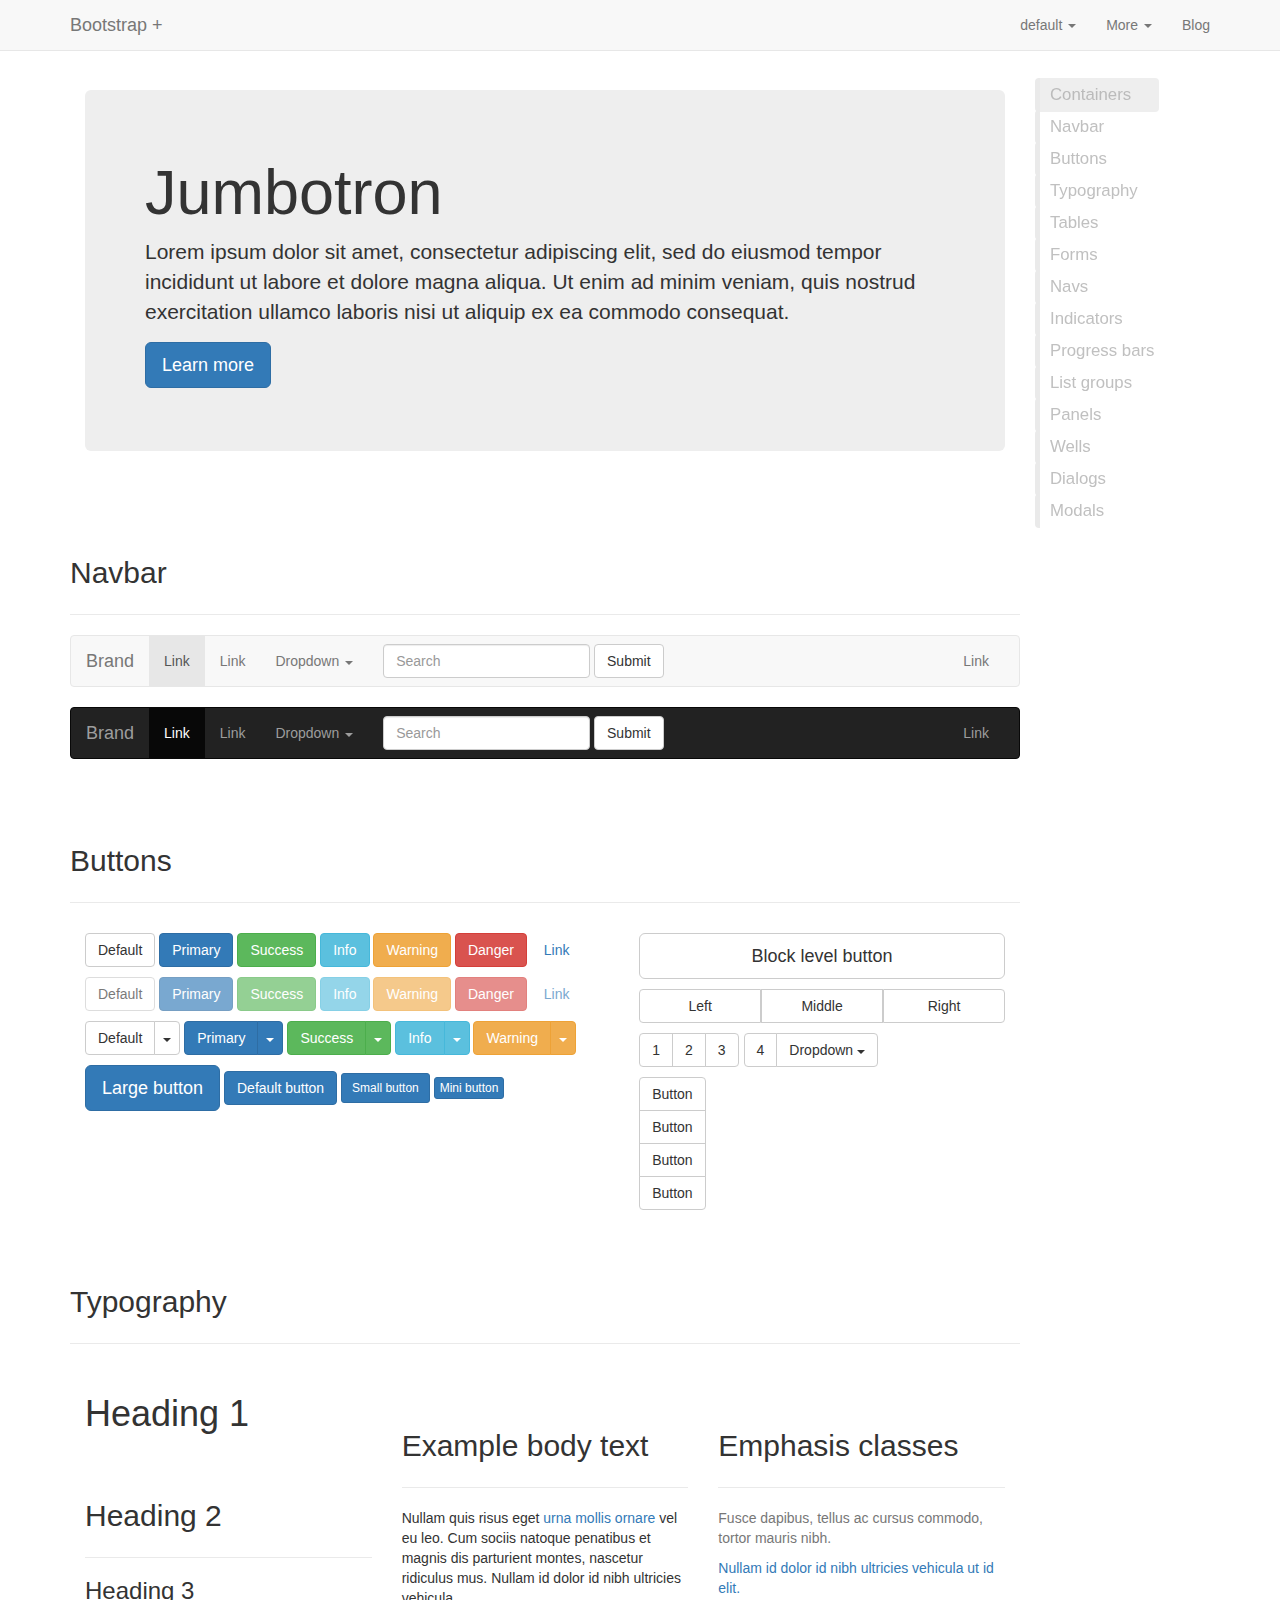
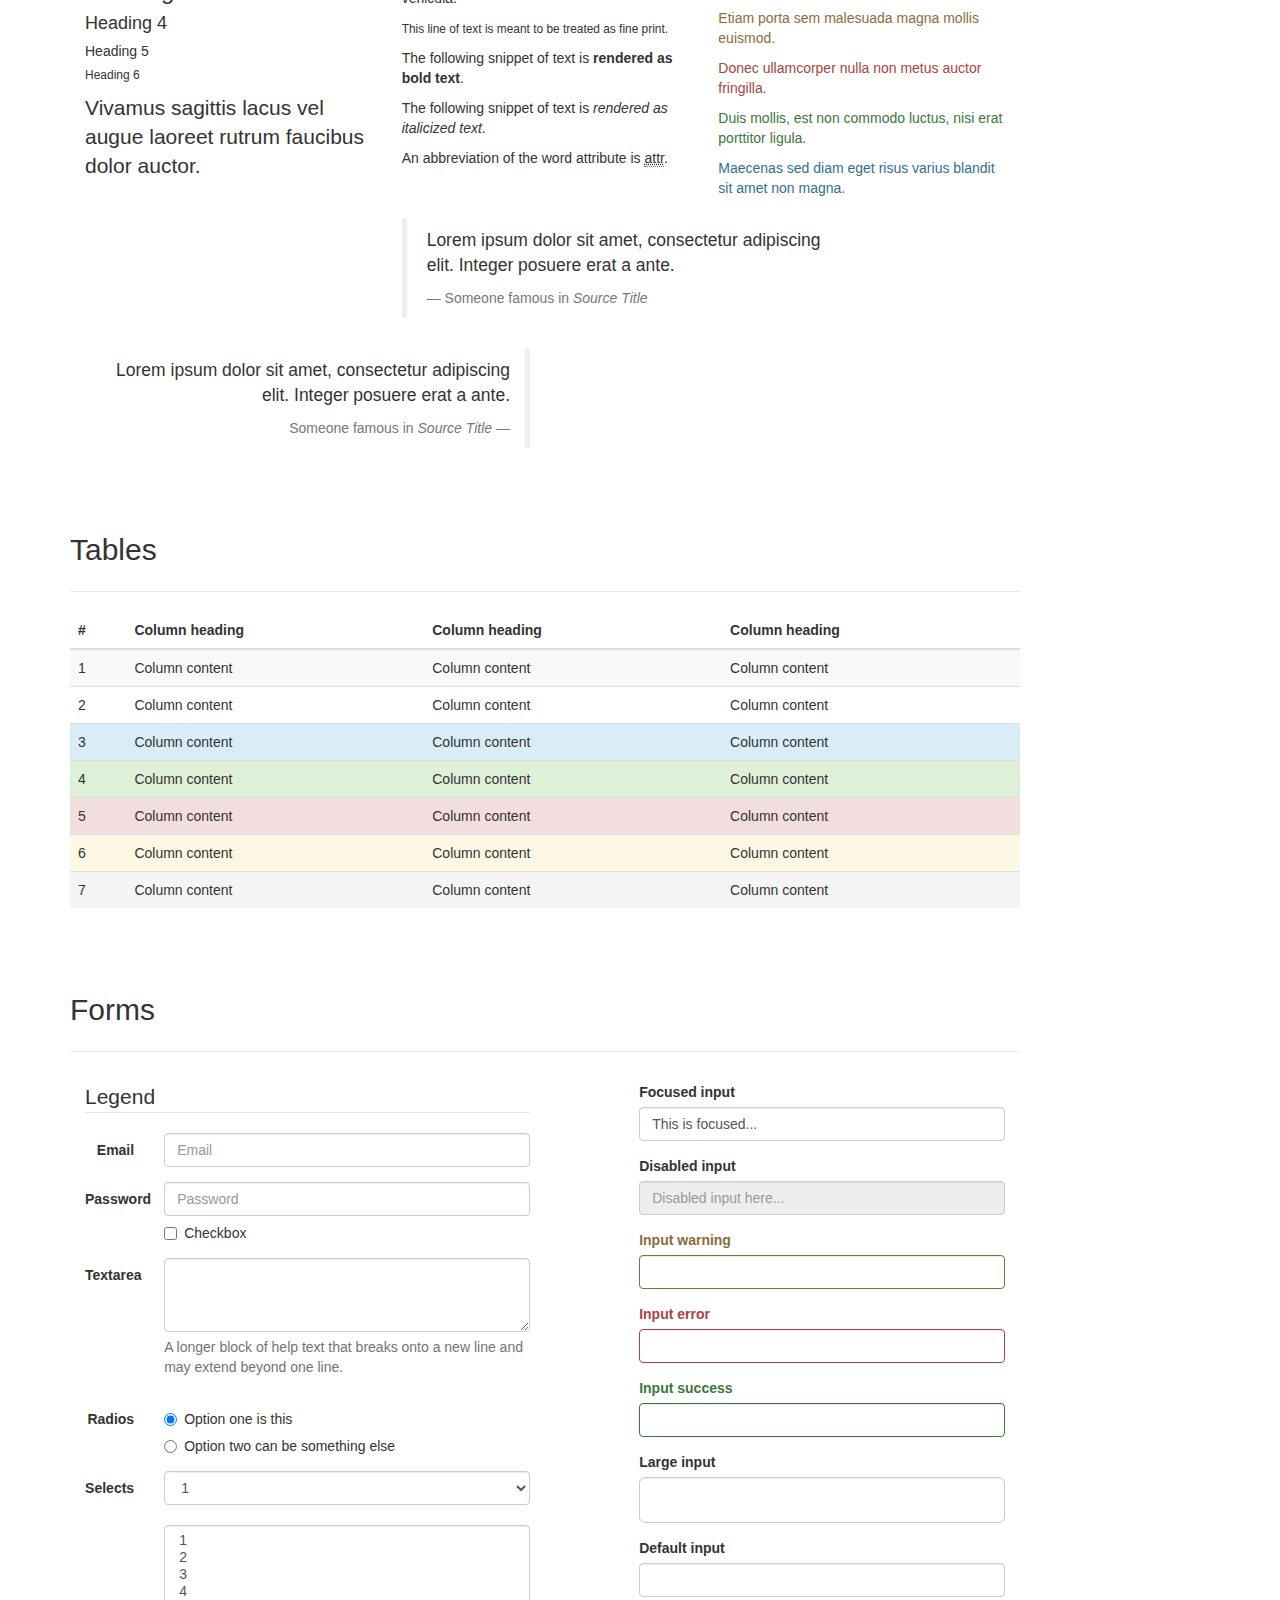
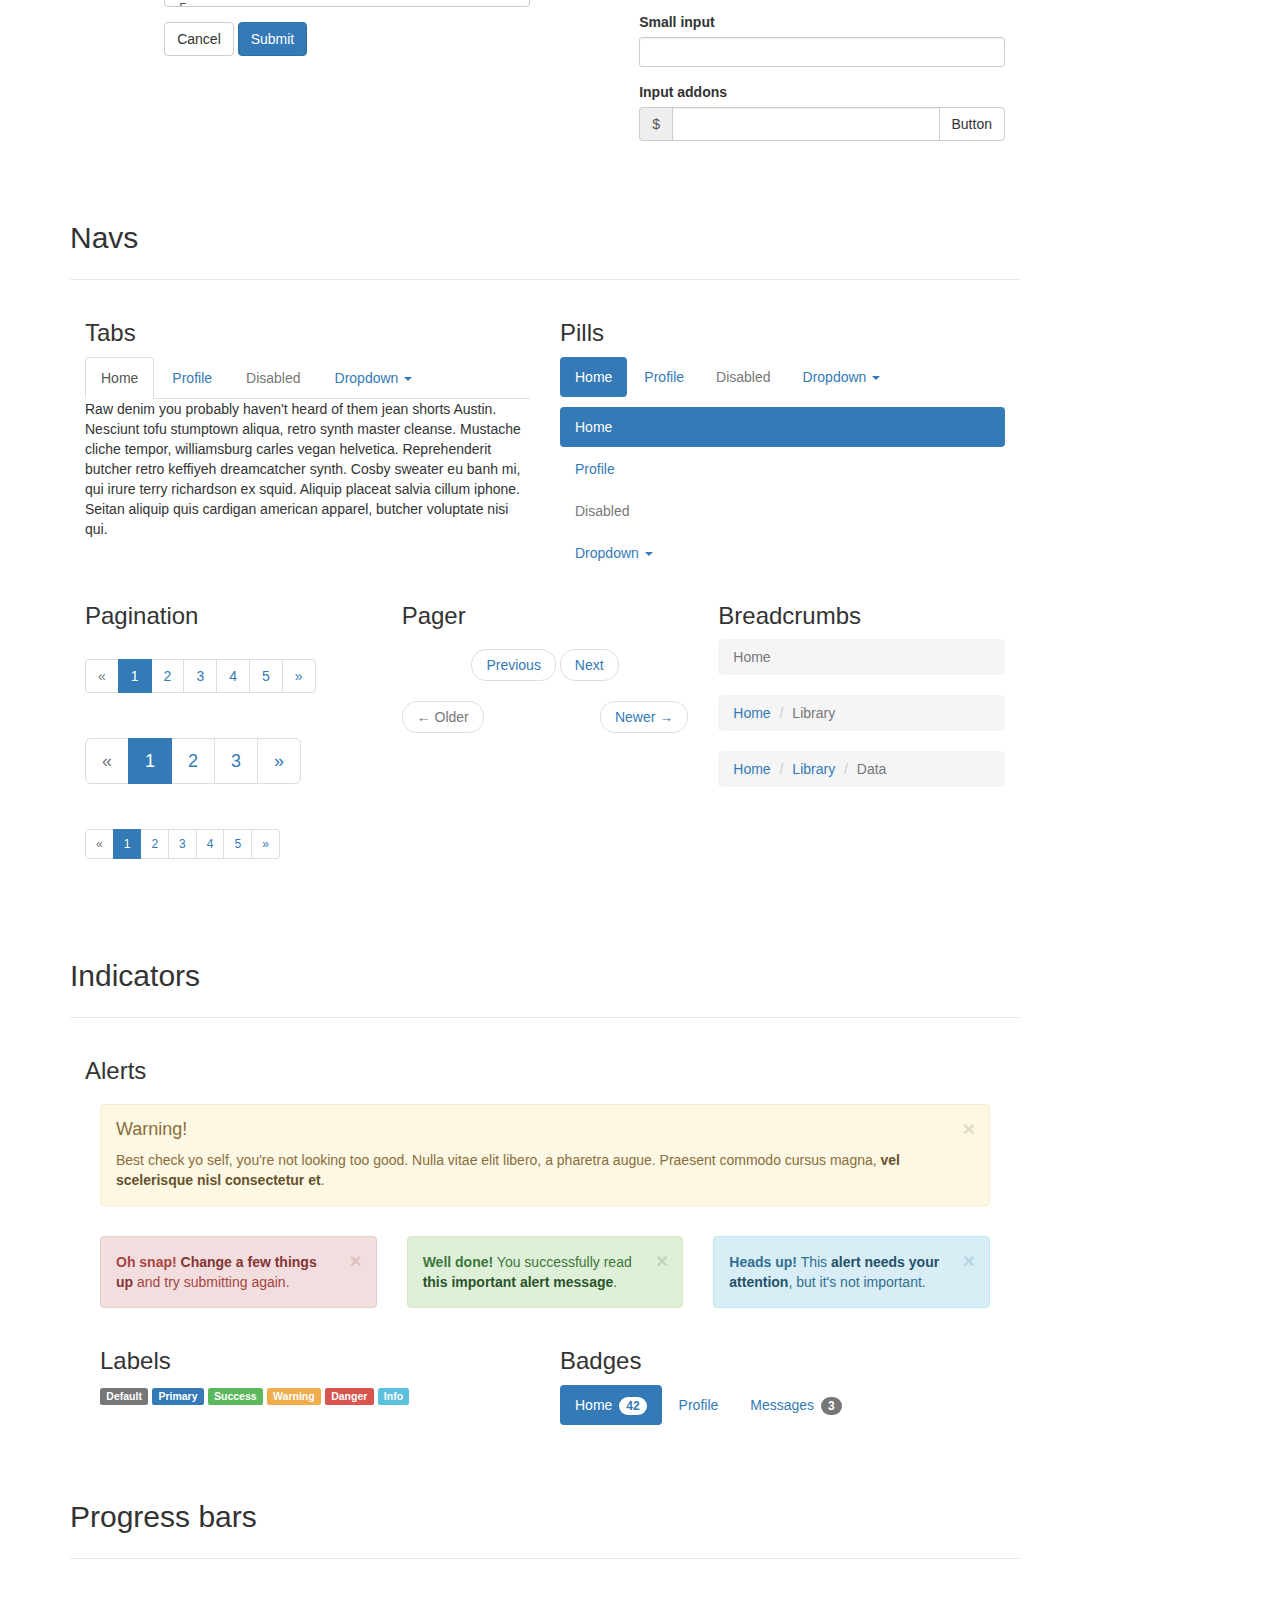
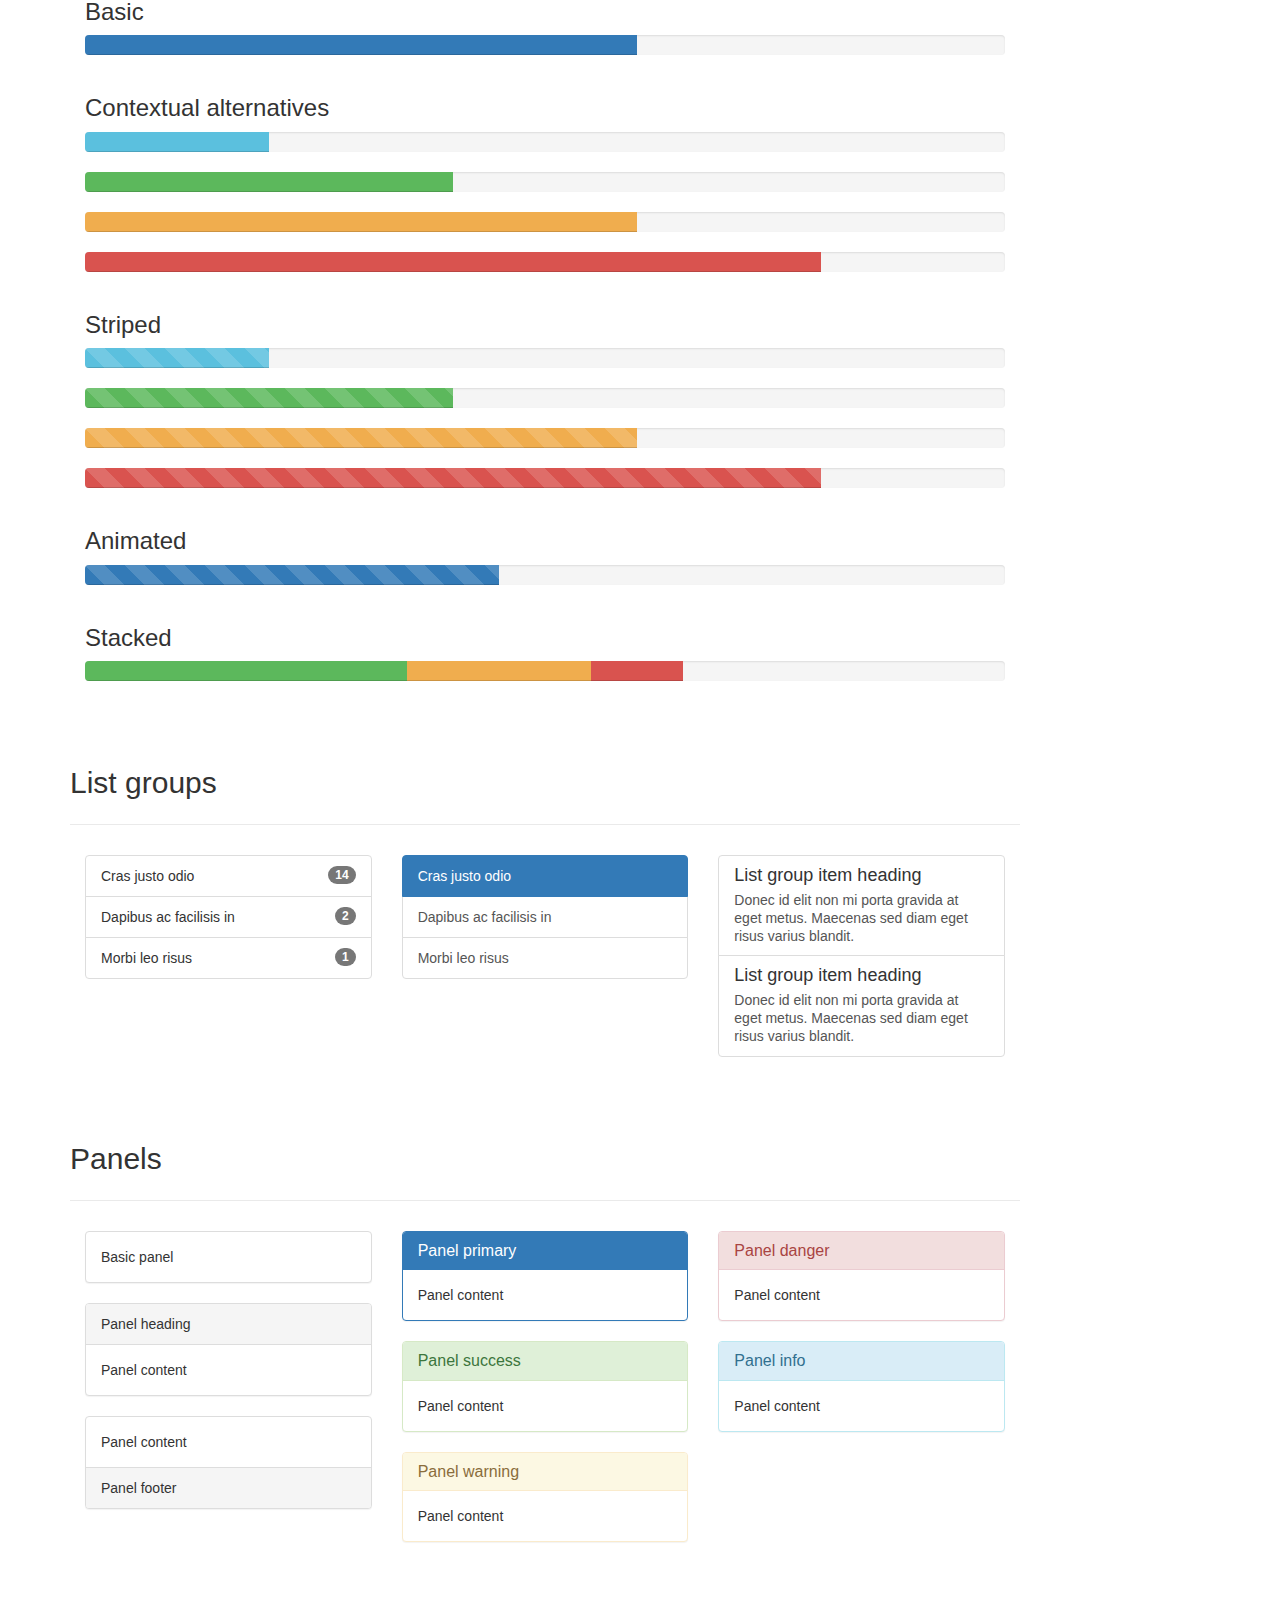
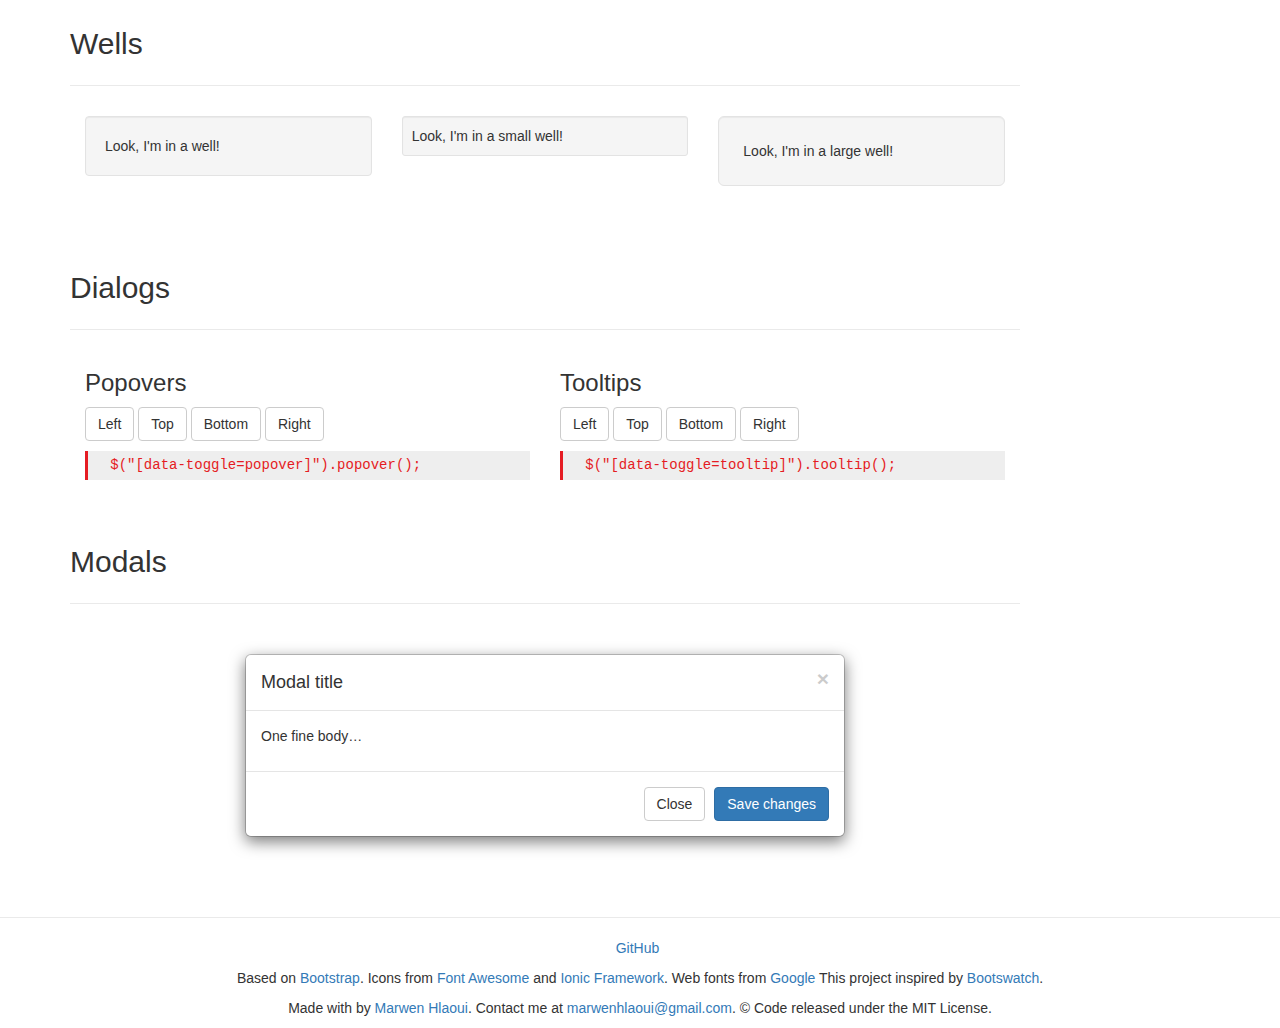
<file: default/index.html>
<!DOCTYPE html>
<html lang="en">
  <head>
    <meta charset="utf-8">
    <title>Bootstrap + : default</title>
    <meta name="viewport" content="width=device-width, initial-scale=1">
    <meta http-equiv="X-UA-Compatible" content="IE=edge" />
    <link rel="stylesheet" type="text/css" href="http://code.ionicframework.com/ionicons/2.0.1/css/ionicons.min.css"> 
    <link rel="stylesheet" href="css/bootstrap.default.min.css"> 
    <link rel="stylesheet" href="../assets/app.css"> 
  </head>
  <body data-spy="scroll" data-target="#nav-menu" data-offset="20">
    <div class="navbar navbar-default navbar-fixed-top">
      <div class="container">
        <div class="navbar-header">
          <a href="" class="navbar-brand">Bootstrap + </a>
          <button class="navbar-toggle" type="button" data-toggle="collapse" data-target="#navbar-main">
            <span class="icon-bar"></span>
            <span class="icon-bar"></span>
            <span class="icon-bar"></span>
          </button>
        </div>
        <div class="navbar-collapse collapse" id="navbar-main">
          <ul class="nav navbar-nav"> 
          </ul>

          <ul class="nav navbar-nav navbar-right">
            <li class="dropdown">
              <a class="dropdown-toggle" data-toggle="dropdown" href="#" id="download">default <span class="caret"></span></a>
              <ul class="dropdown-menu" aria-labelledby="download">  
                <li><a href="css/bootstrap.default.min.css">bootstrap.min.css</a></li>
                <li><a href="css/bootstrap.default.css">bootstrap.css</a></li>
              </ul>
            </li>
            <li class="dropdown">
              <a class="dropdown-toggle" data-toggle="dropdown" href="#" id="download">More <span class="caret"></span></a>
              <ul class="dropdown-menu" aria-labelledby="download">   
                <li><a href="../default">default</a></li> 
                <li class="divider"></li> 
                <li><a href="../facebook">facebook</a></li> 
              </ul>
            </li>
            <li> <a href="http://blog.marwenhlaoui.me">Blog</a> </li>

          </ul>

        </div>
      </div>
    </div>


    <div class="container" id="container-data">

        <div class="col-md-10">
        
          <div class="content-data">
            
          <section class="row showcode" id="jumbotron">
            <span class="code ion ion-code-working"></span>
            <div class="code-data">
              <div class="jumbotron">
                <h1>Jumbotron</h1>
                <p>Lorem ipsum dolor sit amet, consectetur adipiscing elit, sed do eiusmod tempor incididunt ut labore et dolore magna aliqua. Ut enim ad minim veniam, quis nostrud exercitation ullamco laboris nisi ut aliquip ex ea commodo consequat.</p>
                <p><a class="btn btn-primary btn-lg">Learn more</a></p>
              </div>
            </div>
          </section>
            
          <section class="row" id="navbar">
          <h2>Navbar</h2>
            <div class="showcode">
              <span class="code ion ion-code-working"></span>
                <div class="code-data">
                  <nav class="navbar navbar-default">
                    <div class="container-fluid">
                      <div class="navbar-header">
                        <button type="button" class="navbar-toggle collapsed" data-toggle="collapse" data-target="#bs-example-navbar-collapse-1">
                          <span class="sr-only">Toggle navigation</span>
                          <span class="icon-bar"></span>
                          <span class="icon-bar"></span>
                          <span class="icon-bar"></span>
                        </button>
                        <a class="navbar-brand" href="#">Brand</a>
                      </div>

                      <div class="collapse navbar-collapse" id="bs-example-navbar-collapse-1">
                        <ul class="nav navbar-nav">
                          <li class="active"><a href="#">Link <span class="sr-only">(current)</span></a></li>
                          <li><a href="#">Link</a></li>
                          <li class="dropdown">
                            <a href="#" class="dropdown-toggle" data-toggle="dropdown" role="button" aria-expanded="false">Dropdown <span class="caret"></span></a>
                            <ul class="dropdown-menu" role="menu">
                              <li><a href="#">Action</a></li>
                              <li><a href="#">Another action</a></li>
                              <li><a href="#">Something else here</a></li>
                              <li class="divider"></li>
                              <li><a href="#">Separated link</a></li>
                              <li class="divider"></li>
                              <li><a href="#">One more separated link</a></li>
                            </ul>
                          </li>
                        </ul>
                        <form class="navbar-form navbar-left" role="search">
                          <div class="form-group">
                            <input type="text" class="form-control" placeholder="Search">
                          </div>
                          <button type="submit" class="btn btn-default">Submit</button>
                        </form>
                        <ul class="nav navbar-nav navbar-right">
                          <li><a href="#">Link</a></li>
                        </ul>
                      </div>
                    </div>
                  </nav>
                </div>
            </div>

            <div class="showcode">
              <span class="code ion ion-code-working"></span>
                <div class="code-data">
                <nav class="navbar navbar-inverse">
                <div class="container-fluid">
                  <div class="navbar-header">
                    <button type="button" class="navbar-toggle collapsed" data-toggle="collapse" data-target="#bs-example-navbar-collapse-2">
                      <span class="sr-only">Toggle navigation</span>
                      <span class="icon-bar"></span>
                      <span class="icon-bar"></span>
                      <span class="icon-bar"></span>
                    </button>
                    <a class="navbar-brand" href="#">Brand</a>
                  </div>

                  <div class="collapse navbar-collapse" id="bs-example-navbar-collapse-2">
                    <ul class="nav navbar-nav">
                      <li class="active"><a href="#">Link <span class="sr-only">(current)</span></a></li>
                      <li><a href="#">Link</a></li>
                      <li class="dropdown">
                        <a href="#" class="dropdown-toggle" data-toggle="dropdown" role="button" aria-expanded="false">Dropdown <span class="caret"></span></a>
                        <ul class="dropdown-menu" role="menu">
                          <li><a href="#">Action</a></li>
                          <li><a href="#">Another action</a></li>
                          <li><a href="#">Something else here</a></li>
                          <li class="divider"></li>
                          <li><a href="#">Separated link</a></li>
                          <li class="divider"></li>
                          <li><a href="#">One more separated link</a></li>
                        </ul>
                      </li>
                    </ul>
                    <form class="navbar-form navbar-left" role="search">
                      <div class="form-group">
                        <input type="text" class="form-control" placeholder="Search">
                      </div>
                      <button type="submit" class="btn btn-default">Submit</button>
                    </form>
                    <ul class="nav navbar-nav navbar-right">
                      <li><a href="#">Link</a></li>
                    </ul>
                  </div>
                </div>
              </nav>
              </div>
            </div>

          </section>  
            
          <section class="row" id="btn">
          <h2>Buttons</h2>
            
            
            <div class="col-md-7">
              
              <div class="showcode row">
                <span class="code ion ion-code-working"></span>
                <div class="code-data"> 
                  <a href="#" class="btn btn-default">Default</a>
                  <a href="#" class="btn btn-primary">Primary</a>
                  <a href="#" class="btn btn-success">Success</a>
                  <a href="#" class="btn btn-info">Info</a>
                  <a href="#" class="btn btn-warning">Warning</a>
                  <a href="#" class="btn btn-danger">Danger</a>
                  <a href="#" class="btn btn-link">Link</a>
                </div>
              </div>
              <div class="showcode row">
                <span class="code ion ion-code-working"></span>
                <div class="code-data"> 
                  <a href="#" class="btn btn-default disabled">Default</a>
                  <a href="#" class="btn btn-primary disabled">Primary</a>
                  <a href="#" class="btn btn-success disabled">Success</a>
                  <a href="#" class="btn btn-info disabled">Info</a>
                  <a href="#" class="btn btn-warning disabled">Warning</a>
                  <a href="#" class="btn btn-danger disabled">Danger</a>
                  <a href="#" class="btn btn-link disabled">Link</a>
                </div>
              </div>
              <div class="showcode row">
                <span class="code ion ion-code-working"></span>
                <div class="code-data"> 
                  <div class="btn-group">
                    <a href="#" class="btn btn-default">Default</a>
                    <a href="#" class="btn btn-default dropdown-toggle" data-toggle="dropdown"><span class="caret"></span></a>
                    <ul class="dropdown-menu">
                      <li><a href="#">Action</a></li>
                      <li><a href="#">Another action</a></li>
                      <li><a href="#">Something else here</a></li>
                      <li class="divider"></li>
                      <li><a href="#">Separated link</a></li>
                    </ul>
                  </div>

                  <div class="btn-group">
                    <a href="#" class="btn btn-primary">Primary</a>
                    <a href="#" class="btn btn-primary dropdown-toggle" data-toggle="dropdown"><span class="caret"></span></a>
                    <ul class="dropdown-menu">
                      <li><a href="#">Action</a></li>
                      <li><a href="#">Another action</a></li>
                      <li><a href="#">Something else here</a></li>
                      <li class="divider"></li>
                      <li><a href="#">Separated link</a></li>
                    </ul>
                  </div>

                  <div class="btn-group">
                    <a href="#" class="btn btn-success">Success</a>
                    <a href="#" class="btn btn-success dropdown-toggle" data-toggle="dropdown"><span class="caret"></span></a>
                    <ul class="dropdown-menu">
                      <li><a href="#">Action</a></li>
                      <li><a href="#">Another action</a></li>
                      <li><a href="#">Something else here</a></li>
                      <li class="divider"></li>
                      <li><a href="#">Separated link</a></li>
                    </ul>
                  </div>

                  <div class="btn-group">
                    <a href="#" class="btn btn-info">Info</a>
                    <a href="#" class="btn btn-info dropdown-toggle" data-toggle="dropdown"><span class="caret"></span></a>
                    <ul class="dropdown-menu">
                      <li><a href="#">Action</a></li>
                      <li><a href="#">Another action</a></li>
                      <li><a href="#">Something else here</a></li>
                      <li class="divider"></li>
                      <li><a href="#">Separated link</a></li>
                    </ul>
                  </div>

                  <div class="btn-group">
                    <a href="#" class="btn btn-warning">Warning</a>
                    <a href="#" class="btn btn-warning dropdown-toggle" data-toggle="dropdown"><span class="caret"></span></a>
                    <ul class="dropdown-menu">
                      <li><a href="#">Action</a></li>
                      <li><a href="#">Another action</a></li>
                      <li><a href="#">Something else here</a></li>
                      <li class="divider"></li>
                      <li><a href="#">Separated link</a></li>
                    </ul>
                  </div>
                </div>
              </div>

              
              <div class="showcode row">
                <span class="code ion ion-code-working"></span>
                <div class="code-data"> 
                  <a href="#" class="btn btn-primary btn-lg">Large button</a>
                  <a href="#" class="btn btn-primary">Default button</a>
                  <a href="#" class="btn btn-primary btn-sm">Small button</a>
                  <a href="#" class="btn btn-primary btn-xs">Mini button</a>
                </div>
              </div>

            </div>

            <div class="col-md-5">

              <div class="showcode row">
                <span class="code ion ion-code-working"></span>
                <div class="code-data"> 
                  <a href="#" class="btn btn-default btn-lg btn-block">Block level button</a>
                </div>
              </div>
              <div class="showcode row">
                <span class="code ion ion-code-working"></span>
                <div class="code-data"> 
                  <div class="btn-group btn-group-justified">
                    <a href="#" class="btn btn-default">Left</a>
                    <a href="#" class="btn btn-default">Middle</a>
                    <a href="#" class="btn btn-default">Right</a>
                  </div>
                </div>
              </div>
              <div class="showcode row">
                <span class="code ion ion-code-working"></span>
                <div class="code-data"> 
                  <div class="btn-toolbar">
                    <div class="btn-group">
                      <a href="#" class="btn btn-default">1</a>
                      <a href="#" class="btn btn-default">2</a>
                      <a href="#" class="btn btn-default">3</a> 
                    </div> 

                    <div class="btn-group">
                      <a href="#" class="btn btn-default">4</a>
                      <div class="btn-group">
                        <a href="#" class="btn btn-default dropdown-toggle" data-toggle="dropdown">
                          Dropdown
                          <span class="caret"></span>
                        </a>
                        <ul class="dropdown-menu">
                          <li><a href="#">Dropdown link</a></li>
                          <li><a href="#">Dropdown link</a></li>
                          <li><a href="#">Dropdown link</a></li>
                         </ul>
                      </div>
                    </div>
                  </div>
                </div>
              </div>
              <div class="showcode row">
                <span class="code ion ion-code-working"></span>
                <div class="code-data"> 
                  <div class="btn-group-vertical">
                      <a href="#" class="btn btn-default">Button</a>
                      <a href="#" class="btn btn-default">Button</a>
                      <a href="#" class="btn btn-default">Button</a>
                      <a href="#" class="btn btn-default">Button</a>
                  </div>
                </div>
              </div>

            </div>

          </section>
 
          <section class="row" id="typography">
            <h2>Typography</h2> 

            <div class="col-md-4">

              <div class="showcode row">
                <span class="code ion ion-code-working"></span>
                <div class="code-data"> 
                  <h1>Heading 1</h1>
                  <h2>Heading 2</h2>
                  <h3>Heading 3</h3>
                  <h4>Heading 4</h4>
                  <h5>Heading 5</h5>
                  <h6>Heading 6</h6>
                  <p class="lead">Vivamus sagittis lacus vel augue laoreet rutrum faucibus dolor auctor.</p>
                </div>
              </div>   

            </div>

            <div class="col-md-4">

              <div class="showcode">
                <span class="code ion ion-code-working"></span>
                <div class="code-data"> 
                  <h2>Example body text</h2>
                  <p>Nullam quis risus eget <a href="#">urna mollis ornare</a> vel eu leo. Cum sociis natoque penatibus et magnis dis parturient montes, nascetur ridiculus mus. Nullam id dolor id nibh ultricies vehicula.</p>
                  <p><small>This line of text is meant to be treated as fine print.</small></p>
                  <p>The following snippet of text is <strong>rendered as bold text</strong>.</p>
                  <p>The following snippet of text is <em>rendered as italicized text</em>.</p>
                  <p>An abbreviation of the word attribute is <abbr title="attribute">attr</abbr>.</p>
                </div>
              </div>   

            </div>

            <div class="col-md-4">

              <div class="showcode">
                <span class="code ion ion-code-working"></span>
                <div class="code-data"> 
                  <h2>Emphasis classes</h2>
                  <p class="text-muted">Fusce dapibus, tellus ac cursus commodo, tortor mauris nibh.</p>
                  <p class="text-primary">Nullam id dolor id nibh ultricies vehicula ut id elit.</p>
                  <p class="text-warning">Etiam porta sem malesuada magna mollis euismod.</p>
                  <p class="text-danger">Donec ullamcorper nulla non metus auctor fringilla.</p>
                  <p class="text-success">Duis mollis, est non commodo luctus, nisi erat porttitor ligula.</p>
                  <p class="text-info">Maecenas sed diam eget risus varius blandit sit amet non magna.</p>
                </div>
              </div>   

            </div>

            <div class="col-md-6">

              <div class="showcode">
                <span class="code ion ion-code-working"></span>
                <div class="code-data"> 
                  <blockquote>
                    <p>Lorem ipsum dolor sit amet, consectetur adipiscing elit. Integer posuere erat a ante.</p>
                    <small>Someone famous in <cite title="Source Title">Source Title</cite></small>
                  </blockquote>
                </div>
              </div>   

            </div>

            <div class="col-md-6">

              <div class="showcode">
                <span class="code ion ion-code-working"></span>
                <div class="code-data"> 
                  <blockquote class="blockquote-reverse">
                    <p>Lorem ipsum dolor sit amet, consectetur adipiscing elit. Integer posuere erat a ante.</p>
                    <small>Someone famous in <cite title="Source Title">Source Title</cite></small>
                  </blockquote>
                </div>
              </div>   

            </div>


          </section>
 
          <section class="row" id="table">  
            <h2>Tables</h2>  
              <div class="showcode ">
                <span class="code ion ion-code-working"></span>
                <div class="code-data"> 
                  <table class="table table-striped table-hover ">
                    <thead>
                      <tr>
                        <th>#</th>
                        <th>Column heading</th>
                        <th>Column heading</th>
                        <th>Column heading</th>
                      </tr>
                    </thead>
                    <tbody>
                      <tr>
                        <td>1</td>
                        <td>Column content</td>
                        <td>Column content</td>
                        <td>Column content</td>
                      </tr>
                      <tr>
                        <td>2</td>
                        <td>Column content</td>
                        <td>Column content</td>
                        <td>Column content</td>
                      </tr>
                      <tr class="info">
                        <td>3</td>
                        <td>Column content</td>
                        <td>Column content</td>
                        <td>Column content</td>
                      </tr>
                      <tr class="success">
                        <td>4</td>
                        <td>Column content</td>
                        <td>Column content</td>
                        <td>Column content</td>
                      </tr>
                      <tr class="danger">
                        <td>5</td>
                        <td>Column content</td>
                        <td>Column content</td>
                        <td>Column content</td>
                      </tr>
                      <tr class="warning">
                        <td>6</td>
                        <td>Column content</td>
                        <td>Column content</td>
                        <td>Column content</td>
                      </tr>
                      <tr class="active">
                        <td>7</td>
                        <td>Column content</td>
                        <td>Column content</td>
                        <td>Column content</td>
                      </tr>
                    </tbody>
                  </table> 
                </div>
              </div>    

 
          </section>
 
          <section class="row" id="form">  
            <h2>Forms</h2> 

              <div class="col-md-6">
                <div class="showcode">
                  <span class="code ion ion-code-working"></span>
                  <div class="code-data"> 
                      <form class="form-horizontal">
                        <fieldset>
                          <legend>Legend</legend>
                          <div class="form-group">
                            <label for="inputEmail" class="col-lg-2 control-label">Email</label>
                            <div class="col-lg-10">
                              <input type="text" class="form-control" id="inputEmail" placeholder="Email">
                            </div>
                          </div>
                          <div class="form-group">
                            <label for="inputPassword" class="col-lg-2 control-label">Password</label>
                            <div class="col-lg-10">
                              <input type="password" class="form-control" id="inputPassword" placeholder="Password">
                              <div class="checkbox">
                                <label>
                                  <input type="checkbox"> Checkbox
                                </label>
                              </div>
                            </div>
                          </div>
                          <div class="form-group">
                            <label for="textArea" class="col-lg-2 control-label">Textarea</label>
                            <div class="col-lg-10">
                              <textarea class="form-control" rows="3" id="textArea"></textarea>
                              <span class="help-block">A longer block of help text that breaks onto a new line and may extend beyond one line.</span>
                            </div>
                          </div>
                          <div class="form-group">
                            <label class="col-lg-2 control-label">Radios</label>
                            <div class="col-lg-10">
                              <div class="radio">
                                <label>
                                  <input type="radio" name="optionsRadios" id="optionsRadios1" value="option1" checked="">
                                  Option one is this
                                </label>
                              </div>
                              <div class="radio">
                                <label>
                                  <input type="radio" name="optionsRadios" id="optionsRadios2" value="option2">
                                  Option two can be something else
                                </label>
                              </div>
                            </div>
                          </div>
                          <div class="form-group">
                            <label for="select" class="col-lg-2 control-label">Selects</label>
                            <div class="col-lg-10">
                              <select class="form-control" id="select">
                                <option>1</option>
                                <option>2</option>
                                <option>3</option>
                                <option>4</option>
                                <option>5</option>
                              </select>
                              <br>
                              <select multiple="" class="form-control">
                                <option>1</option>
                                <option>2</option>
                                <option>3</option>
                                <option>4</option>
                                <option>5</option>
                              </select>
                            </div>
                          </div>
                          <div class="form-group">
                            <div class="col-lg-10 col-lg-offset-2">
                              <button type="reset" class="btn btn-default">Cancel</button>
                              <button type="submit" class="btn btn-primary">Submit</button>
                            </div>
                          </div>
                        </fieldset>
                      </form>
                  </div>
                </div> 
              </div> 

              <div class="col-md-5 col-md-offset-1">

                <div class="showcode">
                  <span class="code ion ion-code-working"></span>
                  <div class="code-data"> 
                    <div class="form-group">
                      <label class="control-label" for="focusedInput">Focused input</label>
                      <input class="form-control" id="focusedInput" type="text" value="This is focused...">
                    </div>

                    <div class="form-group">
                      <label class="control-label" for="disabledInput">Disabled input</label>
                      <input class="form-control" id="disabledInput" type="text" placeholder="Disabled input here..." disabled="">
                    </div>

                    <div class="form-group has-warning">
                      <label class="control-label" for="inputWarning">Input warning</label>
                      <input type="text" class="form-control" id="inputWarning">
                    </div>

                    <div class="form-group has-error">
                      <label class="control-label" for="inputError">Input error</label>
                      <input type="text" class="form-control" id="inputError">
                    </div>

                    <div class="form-group has-success">
                      <label class="control-label" for="inputSuccess">Input success</label>
                      <input type="text" class="form-control" id="inputSuccess">
                    </div>

                    <div class="form-group">
                      <label class="control-label" for="inputLarge">Large input</label>
                      <input class="form-control input-lg" type="text" id="inputLarge">
                    </div>

                    <div class="form-group">
                      <label class="control-label" for="inputDefault">Default input</label>
                      <input type="text" class="form-control" id="inputDefault">
                    </div>

                    <div class="form-group">
                      <label class="control-label" for="inputSmall">Small input</label>
                      <input class="form-control input-sm" type="text" id="inputSmall">
                    </div>

                    <div class="form-group">
                      <label class="control-label">Input addons</label>
                      <div class="input-group">
                        <span class="input-group-addon">$</span>
                        <input type="text" class="form-control">
                        <span class="input-group-btn">
                          <button class="btn btn-default" type="button">Button</button>
                        </span>
                      </div>
                    </div>
                  </div>
                </div> 
              </div>   

 
          </section>
 
          <section class="row" id="navs">  
            <h2>Navs</h2>  
              <div class="col-md-6">
                <h3>Tabs</h3>
                <div class="showcode">
                  <span class="code ion ion-code-working"></span>
                  <div class="code-data"> 
                    
                    <ul class="nav nav-tabs">
                      <li class="active"><a href="#home" data-toggle="tab">Home</a></li>
                      <li><a href="#profile" data-toggle="tab">Profile</a></li>
                      <li class="disabled"><a>Disabled</a></li>
                      <li class="dropdown">
                        <a class="dropdown-toggle" data-toggle="dropdown" href="#">
                          Dropdown <span class="caret"></span>
                        </a>
                        <ul class="dropdown-menu">
                          <li><a href="#dropdown1" data-toggle="tab">Action</a></li>
                          <li class="divider"></li>
                          <li><a href="#dropdown2" data-toggle="tab">Another action</a></li>
                        </ul>
                      </li>
                    </ul>
                    <div id="myTabContent" class="tab-content">
                      <div class="tab-pane fade active in" id="home">
                        <p>Raw denim you probably haven't heard of them jean shorts Austin. Nesciunt tofu stumptown aliqua, retro synth master cleanse. Mustache cliche tempor, williamsburg carles vegan helvetica. Reprehenderit butcher retro keffiyeh dreamcatcher synth. Cosby sweater eu banh mi, qui irure terry richardson ex squid. Aliquip placeat salvia cillum iphone. Seitan aliquip quis cardigan american apparel, butcher voluptate nisi qui.</p>
                      </div>
                      <div class="tab-pane fade" id="profile">
                        <p>Food truck fixie locavore, accusamus mcsweeney's marfa nulla single-origin coffee squid. Exercitation +1 labore velit, blog sartorial PBR leggings next level wes anderson artisan four loko farm-to-table craft beer twee. Qui photo booth letterpress, commodo enim craft beer mlkshk aliquip jean shorts ullamco ad vinyl cillum PBR. Homo nostrud organic, assumenda labore aesthetic magna delectus mollit.</p>
                      </div>
                      <div class="tab-pane fade" id="dropdown1">
                        <p>Etsy mixtape wayfarers, ethical wes anderson tofu before they sold out mcsweeney's organic lomo retro fanny pack lo-fi farm-to-table readymade. Messenger bag gentrify pitchfork tattooed craft beer, iphone skateboard locavore carles etsy salvia banksy hoodie helvetica. DIY synth PBR banksy irony. Leggings gentrify squid 8-bit cred pitchfork.</p>
                      </div>
                      <div class="tab-pane fade" id="dropdown2">
                        <p>Trust fund seitan letterpress, keytar raw denim keffiyeh etsy art party before they sold out master cleanse gluten-free squid scenester freegan cosby sweater. Fanny pack portland seitan DIY, art party locavore wolf cliche high life echo park Austin. Cred vinyl keffiyeh DIY salvia PBR, banh mi before they sold out farm-to-table VHS viral locavore cosby sweater.</p>
                      </div>
                    </div>

                  </div>
                </div> 
              </div> 

              <div class="col-md-6">
                <h3>Pills</h3>

                <div class="showcode">
                  <span class="code ion ion-code-working"></span>
                  <div class="code-data"> 
                  
                    <ul class="nav nav-pills">
                      <li class="active"><a href="#">Home</a></li>
                      <li><a href="#">Profile</a></li>
                      <li class="disabled"><a href="#">Disabled</a></li>
                      <li class="dropdown">
                        <a class="dropdown-toggle" data-toggle="dropdown" href="#">
                          Dropdown <span class="caret"></span>
                        </a>
                        <ul class="dropdown-menu">
                          <li><a href="#">Action</a></li>
                          <li><a href="#">Another action</a></li>
                          <li><a href="#">Something else here</a></li>
                          <li class="divider"></li>
                          <li><a href="#">Separated link</a></li>
                        </ul>
                      </li>
                    </ul>

                  </div>
                </div> 

                <div class="showcode">
                  <span class="code ion ion-code-working"></span>
                  <div class="code-data"> 
                    
                    <ul class="nav nav-pills nav-stacked">
                      <li class="active"><a href="#">Home</a></li>
                      <li><a href="#">Profile</a></li>
                      <li class="disabled"><a href="#">Disabled</a></li>
                      <li class="dropdown">
                        <a class="dropdown-toggle" data-toggle="dropdown" href="#">
                          Dropdown <span class="caret"></span>
                        </a>
                        <ul class="dropdown-menu">
                          <li><a href="#">Action</a></li>
                          <li><a href="#">Another action</a></li>
                          <li><a href="#">Something else here</a></li>
                          <li class="divider"></li>
                          <li><a href="#">Separated link</a></li>
                        </ul>
                      </li>
                    </ul>

                  </div>
                </div> 

              </div>  

              <div class="col-md-4">
                  <h3>Pagination</h3>
                <div class="showcode">
                  <span class="code ion ion-code-working"></span>
                  <div class="code-data"> 
                    <ul class="pagination">
                      <li class="disabled"><a href="#">&laquo;</a></li>
                      <li class="active"><a href="#">1</a></li>
                      <li><a href="#">2</a></li>
                      <li><a href="#">3</a></li>
                      <li><a href="#">4</a></li>
                      <li><a href="#">5</a></li>
                      <li><a href="#">&raquo;</a></li>
                    </ul>

                    <ul class="pagination pagination-lg">
                      <li class="disabled"><a href="#">&laquo;</a></li>
                      <li class="active"><a href="#">1</a></li>
                      <li><a href="#">2</a></li>
                      <li><a href="#">3</a></li>
                      <li><a href="#">&raquo;</a></li>
                    </ul>

                    <ul class="pagination pagination-sm">
                      <li class="disabled"><a href="#">&laquo;</a></li>
                      <li class="active"><a href="#">1</a></li>
                      <li><a href="#">2</a></li>
                      <li><a href="#">3</a></li>
                      <li><a href="#">4</a></li>
                      <li><a href="#">5</a></li>
                      <li><a href="#">&raquo;</a></li>
                    </ul>

                  </div>
                </div> 
              </div> 

              <div class="col-md-4">
                  <h3>Pager</h3>
                <div class="showcode">
                  <span class="code ion ion-code-working"></span>
                  <div class="code-data">
                      <ul class="pager">
                        <li><a href="#">Previous</a></li>
                        <li><a href="#">Next</a></li>
                      </ul>

                      <ul class="pager">
                        <li class="previous disabled"><a href="#">&larr; Older</a></li>
                        <li class="next"><a href="#">Newer &rarr;</a></li>
                      </ul> 
                  </div>
                </div> 
              </div> 

              <div class="col-md-4">
                  <h3>Breadcrumbs</h3>
                <div class="showcode">
                  <span class="code ion ion-code-working"></span>
                  <div class="code-data">
                    <ul class="breadcrumb">
                      <li class="active">Home</li>
                    </ul>

                    <ul class="breadcrumb">
                      <li><a href="#">Home</a></li>
                      <li class="active">Library</li>
                    </ul>

                    <ul class="breadcrumb">
                      <li><a href="#">Home</a></li>
                      <li><a href="#">Library</a></li>
                      <li class="active">Data</li>
                    </ul>
                  </div>
                </div> 
              </div>   

 
          </section>
 
          <section class="row" id="indicators">  
            <h2>Indicators</h2>

              <div class="col-md-12">
                <h3>Alerts</h3>

                <div class="col-md-12"> 
                  <div class="showcode">
                    <span class="code ion ion-code-working"></span>
                    <div class="code-data">
                      <div class="alert alert-dismissible alert-warning">
                        <button type="button" class="close" data-dismiss="alert">&times;</button>
                        <h4>Warning!</h4>
                        <p>Best check yo self, you're not looking too good. Nulla vitae elit libero, a pharetra augue. Praesent commodo cursus magna, <a href="#" class="alert-link">vel scelerisque nisl consectetur et</a>.</p>
                      </div>
                    </div>
                  </div> 
                </div>


                <div class="col-md-4"> 
                  <div class="showcode">
                    <span class="code ion ion-code-working"></span>
                    <div class="code-data">
                      <div class="alert alert-dismissible alert-danger">
                        <button type="button" class="close" data-dismiss="alert">&times;</button>
                        <strong>Oh snap!</strong> <a href="#" class="alert-link">Change a few things up</a> and try submitting again.
                      </div>
                    </div>
                  </div> 
                </div>


                <div class="col-md-4"> 
                  <div class="showcode">
                    <span class="code ion ion-code-working"></span>
                    <div class="code-data">
                      <div class="alert alert-dismissible alert-success">
                        <button type="button" class="close" data-dismiss="alert">&times;</button>
                        <strong>Well done!</strong> You successfully read <a href="#" class="alert-link">this important alert message</a>.
                      </div>
                    </div>
                  </div> 
                </div>


                <div class="col-md-4"> 
                  <div class="showcode">
                    <span class="code ion ion-code-working"></span>
                    <div class="code-data">
                      <div class="alert alert-dismissible alert-info">
                        <button type="button" class="close" data-dismiss="alert">&times;</button>
                        <strong>Heads up!</strong> This <a href="#" class="alert-link">alert needs your attention</a>, but it's not important.
                      </div>
                    </div>
                  </div> 
                </div>


                <div class="col-md-6">
                  <h3>Labels</h3> 
                  <div class="showcode">
                    <span class="code ion ion-code-working"></span>
                    <div class="code-data">
                      <span class="label label-default">Default</span>
                      <span class="label label-primary">Primary</span>
                      <span class="label label-success">Success</span>
                      <span class="label label-warning">Warning</span>
                      <span class="label label-danger">Danger</span>
                      <span class="label label-info">Info</span>
                    </div>
                  </div> 
                </div>

                <div class="col-md-6">
                  <h3>Badges</h3> 
                  <div class="showcode">
                    <span class="code ion ion-code-working"></span>
                    <div class="code-data">
                      <ul class="nav nav-pills">
                        <li class="active"><a href="#">Home <span class="badge">42</span></a></li>
                        <li><a href="#">Profile <span class="badge"></span></a></li>
                        <li><a href="#">Messages <span class="badge">3</span></a></li>
                      </ul>  
                    </div>
                  </div> 
                </div>

              </div>   

 
          </section>
 
          <section class="row" id="progress">  
            <h2>Progress bars</h2> 

              <div class="col-md-12">
                <h3>Basic</h3>
                <div class="showcode">
                  <span class="code ion ion-code-working"></span>
                  <div class="code-data">
                    <div class="progress">
                      <div class="progress-bar" style="width: 60%;"></div>
                    </div>
                  </div>
                </div> 
              </div> 

              <div class="col-md-12">
                <h3>Contextual alternatives</h3>
                <div class="showcode">
                  <span class="code ion ion-code-working"></span>
                  <div class="code-data">
                    <div class="progress">
                      <div class="progress-bar progress-bar-info" style="width: 20%"></div>
                    </div>

                    <div class="progress">
                      <div class="progress-bar progress-bar-success" style="width: 40%"></div>
                    </div>

                    <div class="progress">
                      <div class="progress-bar progress-bar-warning" style="width: 60%"></div>
                    </div>

                    <div class="progress">
                      <div class="progress-bar progress-bar-danger" style="width: 80%"></div>
                    </div>
                  </div>
                </div> 
              </div> 

              <div class="col-md-12">
                <h3>Striped</h3>
                <div class="showcode">
                  <span class="code ion ion-code-working"></span>
                  <div class="code-data">
                    <div class="progress progress-striped">
                      <div class="progress-bar progress-bar-info" style="width: 20%"></div>
                    </div>

                    <div class="progress progress-striped">
                      <div class="progress-bar progress-bar-success" style="width: 40%"></div>
                    </div>

                    <div class="progress progress-striped">
                      <div class="progress-bar progress-bar-warning" style="width: 60%"></div>
                    </div>

                    <div class="progress progress-striped">
                      <div class="progress-bar progress-bar-danger" style="width: 80%"></div>
                    </div>
                  </div>
                </div> 
              </div> 

              <div class="col-md-12">
                <h3>Animated</h3>
                <div class="showcode">
                  <span class="code ion ion-code-working"></span>
                  <div class="code-data">
                    <div class="progress progress-striped active">
                      <div class="progress-bar" style="width: 45%"></div>
                    </div>
                  </div>
                </div> 
              </div> 

              <div class="col-md-12">
                <h3>Stacked</h3>
                <div class="showcode">
                  <span class="code ion ion-code-working"></span>
                  <div class="code-data">
                    <div class="progress">
                      <div class="progress-bar progress-bar-success" style="width: 35%"></div>
                      <div class="progress-bar progress-bar-warning" style="width: 20%"></div>
                      <div class="progress-bar progress-bar-danger" style="width: 10%"></div>
                    </div>
                  </div>
                </div> 
              </div>    

 
          </section>
 
          <section class="row" id="list-groups">  
            <h2>List groups</h2> 
             
              <div class="col-md-4">
                <div class="showcode">
                  <span class="code ion ion-code-working"></span>
                  <div class="code-data">
                    <ul class="list-group">
                      <li class="list-group-item">
                        <span class="badge">14</span>
                        Cras justo odio
                      </li>
                      <li class="list-group-item">
                        <span class="badge">2</span>
                        Dapibus ac facilisis in
                      </li>
                      <li class="list-group-item">
                        <span class="badge">1</span>
                        Morbi leo risus
                      </li>
                    </ul>
                  </div>
                </div> 
              </div> 
             
              <div class="col-md-4">
                <div class="showcode">
                  <span class="code ion ion-code-working"></span>
                  <div class="code-data">
                    <div class="list-group">
                      <a href="#" class="list-group-item active">
                        Cras justo odio
                      </a>
                      <a href="#" class="list-group-item">Dapibus ac facilisis in
                      </a>
                      <a href="#" class="list-group-item">Morbi leo risus
                      </a>
                    </div>
                  </div>
                </div> 
              </div> 

              <div class="col-md-4">
                <div class="showcode">
                  <span class="code ion ion-code-working"></span>
                  <div class="code-data">
                    <div class="list-group">
                      <a href="#" class="list-group-item">
                        <h4 class="list-group-item-heading">List group item heading</h4>
                        <p class="list-group-item-text">Donec id elit non mi porta gravida at eget metus. Maecenas sed diam eget risus varius blandit.</p>
                      </a>
                      <a href="#" class="list-group-item">
                        <h4 class="list-group-item-heading">List group item heading</h4>
                        <p class="list-group-item-text">Donec id elit non mi porta gravida at eget metus. Maecenas sed diam eget risus varius blandit.</p>
                      </a>
                    </div>
                  </div>
                </div> 
              </div>   

 
          </section>
 
          <section class="row" id="panels">  
            <h2>Panels</h2>  
              <div class="col-md-4">
                <div class="showcode">
                  <span class="code ion ion-code-working"></span>
                  <div class="code-data">
                    <div class="panel panel-default">
                      <div class="panel-body">
                        Basic panel
                      </div>
                    </div>

                    <div class="panel panel-default">
                      <div class="panel-heading">Panel heading</div>
                      <div class="panel-body">
                        Panel content
                      </div>
                    </div>

                    <div class="panel panel-default">
                      <div class="panel-body">
                        Panel content
                      </div>
                      <div class="panel-footer">Panel footer</div>
                    </div>
                  </div>
                </div> 
              </div> 

              <div class="col-md-4">
                <div class="showcode">
                  <span class="code ion ion-code-working"></span>
                  <div class="code-data">
                  <div class="panel panel-primary">
                    <div class="panel-heading">
                      <h3 class="panel-title">Panel primary</h3>
                    </div>
                    <div class="panel-body">
                      Panel content
                    </div>
                  </div>

                  <div class="panel panel-success">
                    <div class="panel-heading">
                      <h3 class="panel-title">Panel success</h3>
                    </div>
                    <div class="panel-body">
                      Panel content
                    </div>
                  </div>

                  <div class="panel panel-warning">
                    <div class="panel-heading">
                      <h3 class="panel-title">Panel warning</h3>
                    </div>
                    <div class="panel-body">
                      Panel content
                    </div>
                  </div>
                  </div>
                </div> 
              </div>  

              <div class="col-md-4">
                <div class="showcode">
                  <span class="code ion ion-code-working"></span>
                  <div class="code-data">
                    <div class="panel panel-danger">
                      <div class="panel-heading">
                        <h3 class="panel-title">Panel danger</h3>
                      </div>
                      <div class="panel-body">
                        Panel content
                      </div>
                    </div>

                    <div class="panel panel-info">
                      <div class="panel-heading">
                        <h3 class="panel-title">Panel info</h3>
                      </div>
                      <div class="panel-body">
                        Panel content
                      </div>
                    </div>
                  </div>
                </div> 
              </div>   

 
          </section>
 
          <section class="row" id="wells">  
            <h2>Wells</h2>  
              <div class="col-md-4">
                <div class="showcode">
                  <span class="code ion ion-code-working"></span>
                  <div class="code-data">
                    <div class="well">
                      Look, I'm in a well!
                    </div>
                  </div>
                </div> 
              </div> 
              <div class="col-md-4">
                <div class="showcode">
                  <span class="code ion ion-code-working"></span>
                  <div class="code-data">
                    <div class="well well-sm">
                      Look, I'm in a small well!
                    </div>
                  </div>
                </div> 
              </div> 
              <div class="col-md-4">
                <div class="showcode">
                  <span class="code ion ion-code-working"></span>
                  <div class="code-data">
                    <div class="well well-lg">
                      Look, I'm in a large well!
                    </div>
                  </div>
                </div> 
              </div>   

 
          </section> 
 
          <section class="row" id="dialogs">  
            <h2>Dialogs</h2>  
              <div class="col-md-6">
              <h3>Popovers</h3>
                <div class="showcode">
                  <span class="code ion ion-code-working"></span>
                  <div class="code-data">
                    <button type="button" class="btn btn-default" data-container="body" data-toggle="popover" data-placement="left" data-content="Vivamus sagittis lacus vel augue laoreet rutrum faucibus." data-original-title="" title="">Left</button>

                    <button type="button" class="btn btn-default" data-container="body" data-toggle="popover" data-placement="top" data-content="Vivamus sagittis lacus vel augue laoreet rutrum faucibus." data-original-title="" title="">Top</button>

                    <button type="button" class="btn btn-default" data-container="body" data-toggle="popover" data-placement="bottom" data-content="Vivamus
                    sagittis lacus vel augue laoreet rutrum faucibus." data-original-title="" title="">Bottom</button>

                    <button type="button" class="btn btn-default" data-container="body" data-toggle="popover" data-placement="right" data-content="Vivamus sagittis lacus vel augue laoreet rutrum faucibus." data-original-title="" title="">Right</button>
                  </div>
                </div> 
                <div class="code">
                    $("[data-toggle=popover]").popover(); 
                </div>
              </div> 
              <div class="col-md-6">
              <h3>Tooltips</h3>
                <div class="showcode">
                  <span class="code ion ion-code-working"></span>
                  <div class="code-data">
                    <button type="button" class="btn btn-default" data-toggle="tooltip" data-placement="left" title="" data-original-title="Tooltip on left">Left</button>

                    <button type="button" class="btn btn-default" data-toggle="tooltip" data-placement="top" title="" data-original-title="Tooltip on top">Top</button>

                    <button type="button" class="btn btn-default" data-toggle="tooltip" data-placement="bottom" title="" data-original-title="Tooltip on bottom">Bottom</button>

                    <button type="button" class="btn btn-default" data-toggle="tooltip" data-placement="right" title="" data-original-title="Tooltip on right">Right</button>
                  </div>
                </div> 
                <div class="code">
                  $("[data-toggle=tooltip]").tooltip();
                </div>
              </div>   

 
          </section>
 
          <section class="row" id="modals">  
            <h2>Modals</h2>  
              <div class="col-md-12">
                <div class="showcode">
                  <span class="code ion ion-code-working"></span>
                  <div class="code-data try-modal">
                    <div class="modal">
                      <div class="modal-dialog">
                        <div class="modal-content">
                          <div class="modal-header">
                            <button type="button" class="close" data-dismiss="modal" aria-hidden="true">&times;</button>
                            <h4 class="modal-title">Modal title</h4>
                          </div>
                          <div class="modal-body">
                            <p>One fine body…</p>
                          </div>
                          <div class="modal-footer">
                            <button type="button" class="btn btn-default" data-dismiss="modal">Close</button>
                            <button type="button" class="btn btn-primary">Save changes</button>
                          </div>
                        </div>
                      </div>
                    </div>
                  </div>
                </div> 
              </div>   

 
          </section>


          </div>

          </div>

          <div class="col-md-2" id="nav-menu">
            <ul class="menu-right nav nav-pills nav-stacked">
              <li><a href="#container-data">Containers</a></li>
              <li><a href="#navbar">Navbar</a></li>
              <li><a href="#btn">Buttons</a></li>
              <li><a href="#typography">Typography</a></li>
              <li><a href="#table">Tables</a></li>
              <li><a href="#form">Forms</a></li>
              <li><a href="#navs">Navs</a></li>
              <li><a href="#indicators">Indicators</a></li>
              <li><a href="#progress">Progress bars</a></li>
              <li><a href="#list-groups">List groups</a></li>
              <li><a href="#panels">Panels</a></li>
              <li><a href="#wells">Wells</a></li>
              <li><a href="#dialogs">Dialogs</a></li>
              <li><a href="#modals">Modals</a></li>
            </ul>
          </div>
      </div>

      <footer class=""> 
          <div class="col-xs-12">
          
            <ul class="list-unstyled list-inline">  
              <li><a href="https://github.com/marwenhlaoui/Bootstrap-plus"><i class="ion ion-social-github"></i> GitHub</a></li>
            </ul> 
            <div class="col-xs-12">
            <p>Based on <a href="http://getbootstrap.com" rel="nofollow">Bootstrap</a>. Icons from <a href="http://fortawesome.github.io/Font-Awesome/" rel="nofollow">Font Awesome</a> and <a href="https://github.com/driftyco/ionicons" rel="nofollow">Ionic Framework</a>. Web fonts from <a href="http://www.google.com/webfonts" rel="nofollow">Google</a> This project inspired by <a href="http://bootswatch.com">Bootswatch</a>.</p>
            </div>
            <div class="col-xs-12">
            <p>Made with <i class="ion ion-ios-heart"></i> by <a href="http://marwenhlaoui.me">Marwen Hlaoui</a>. Contact me at <a href="mailto:marwenhlaoui@gmail.com">marwenhlaoui@gmail.com</a>. &copy; Code released under the MIT License.</p>
            </div>

          </div> 

      </footer>
      <div class="go-top ion ion-arrow-up-a scrollTo" data-id="body"></div>


    </div>

    <div class="modal fade" id="showcode" tabindex="-1" role="dialog" aria-labelledby="myModalLabel">
      <div class="modal-dialog modal-lg" role="document">
        <div class="modal-content">  
        <div class="modal-header"> 
          <h4 class="modal-title" id="myModalLabel">Source Code</h4>
        </div>
          <div class="modal-body">
            <h5 class="text-center">Please wait ...</h5>
          </div> 
        </div>
      </div>
    </div>

    <script src="https://code.jquery.com/jquery-1.10.2.min.js"></script>
    <script src="https://maxcdn.bootstrapcdn.com/bootstrap/3.3.7/js/bootstrap.min.js" integrity="sha384-Tc5IQib027qvyjSMfHjOMaLkfuWVxZxUPnCJA7l2mCWNIpG9mGCD8wGNIcPD7Txa" crossorigin="anonymous"></script>
    <script src="http://marwenhlaoui.me/assets/default/plugins/animatescroll.js-master/animatescroll.min.js"></script> 
    <script src="../assets/app.js"></script>
    <script type="text/javascript">
      $("[data-toggle=popover]").popover();
      $("[data-toggle=tooltip]").tooltip();
    </script>
  </body>
</html>
</file>
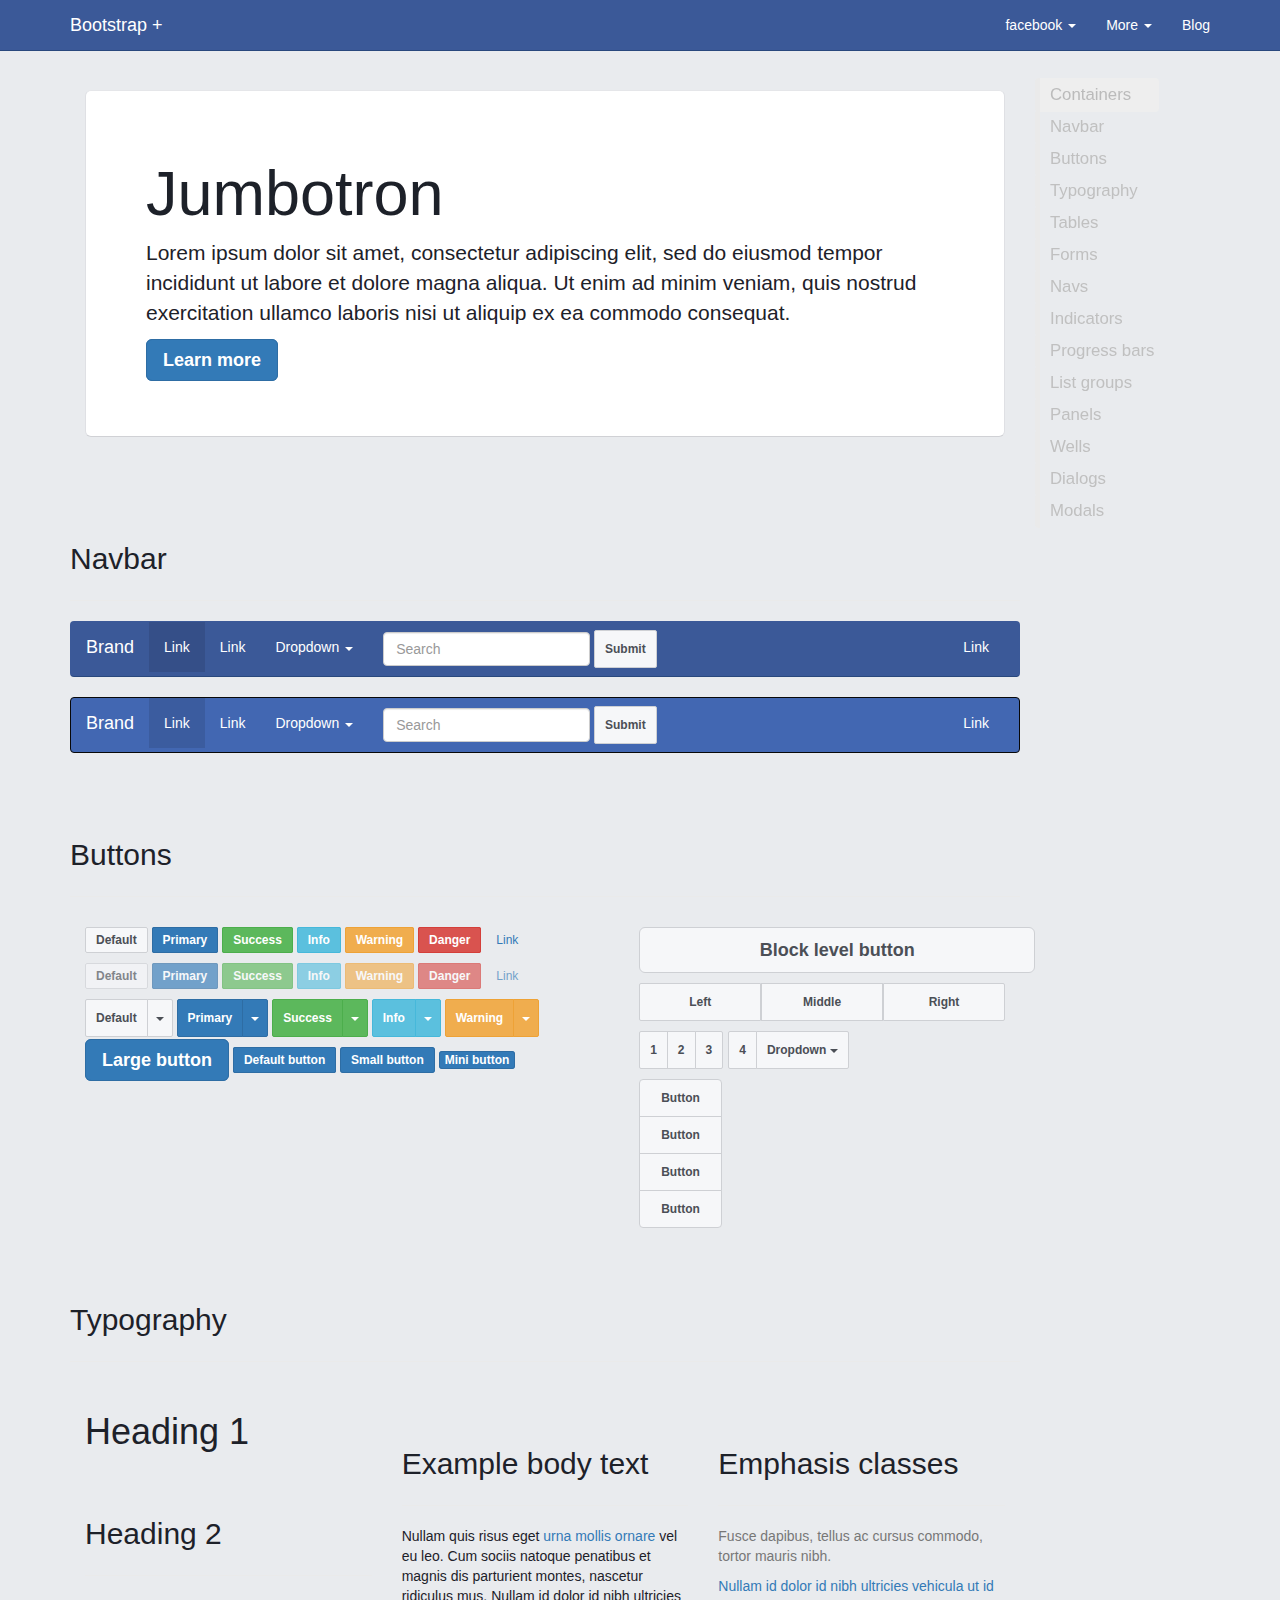
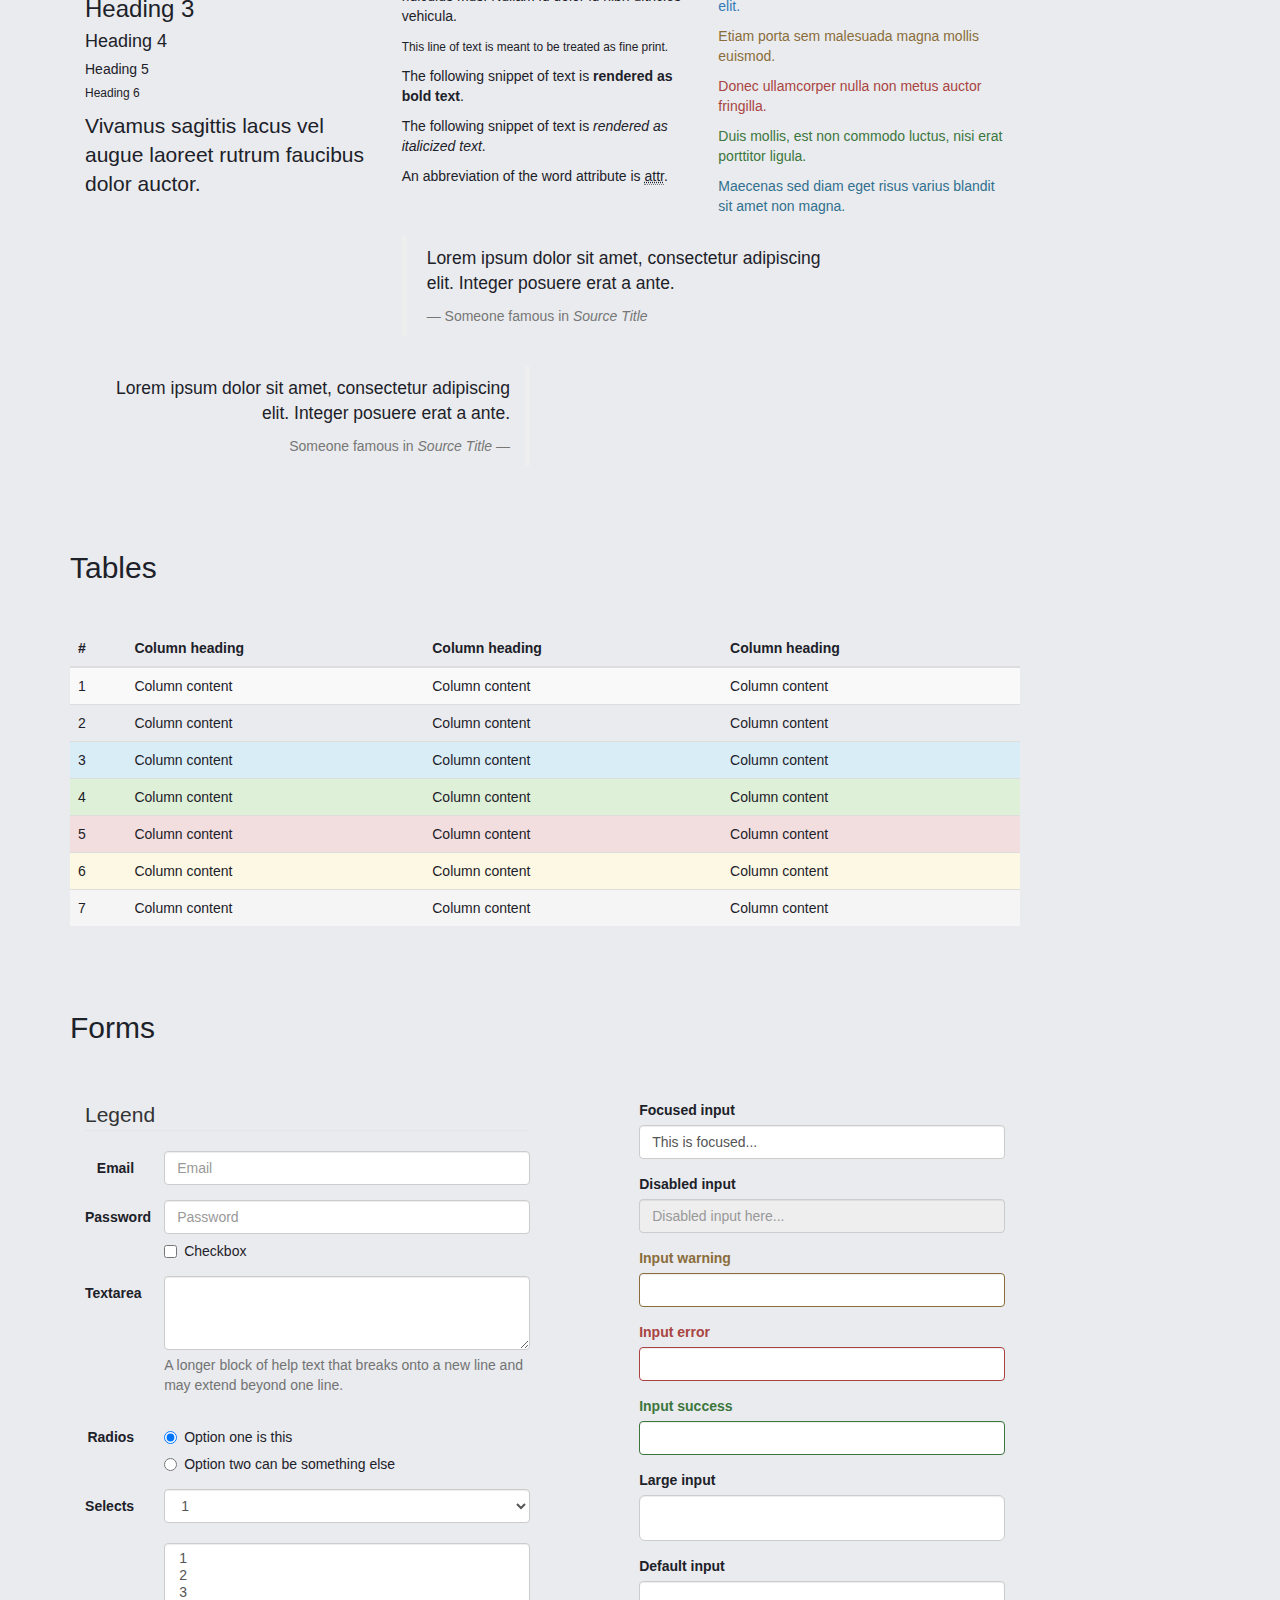
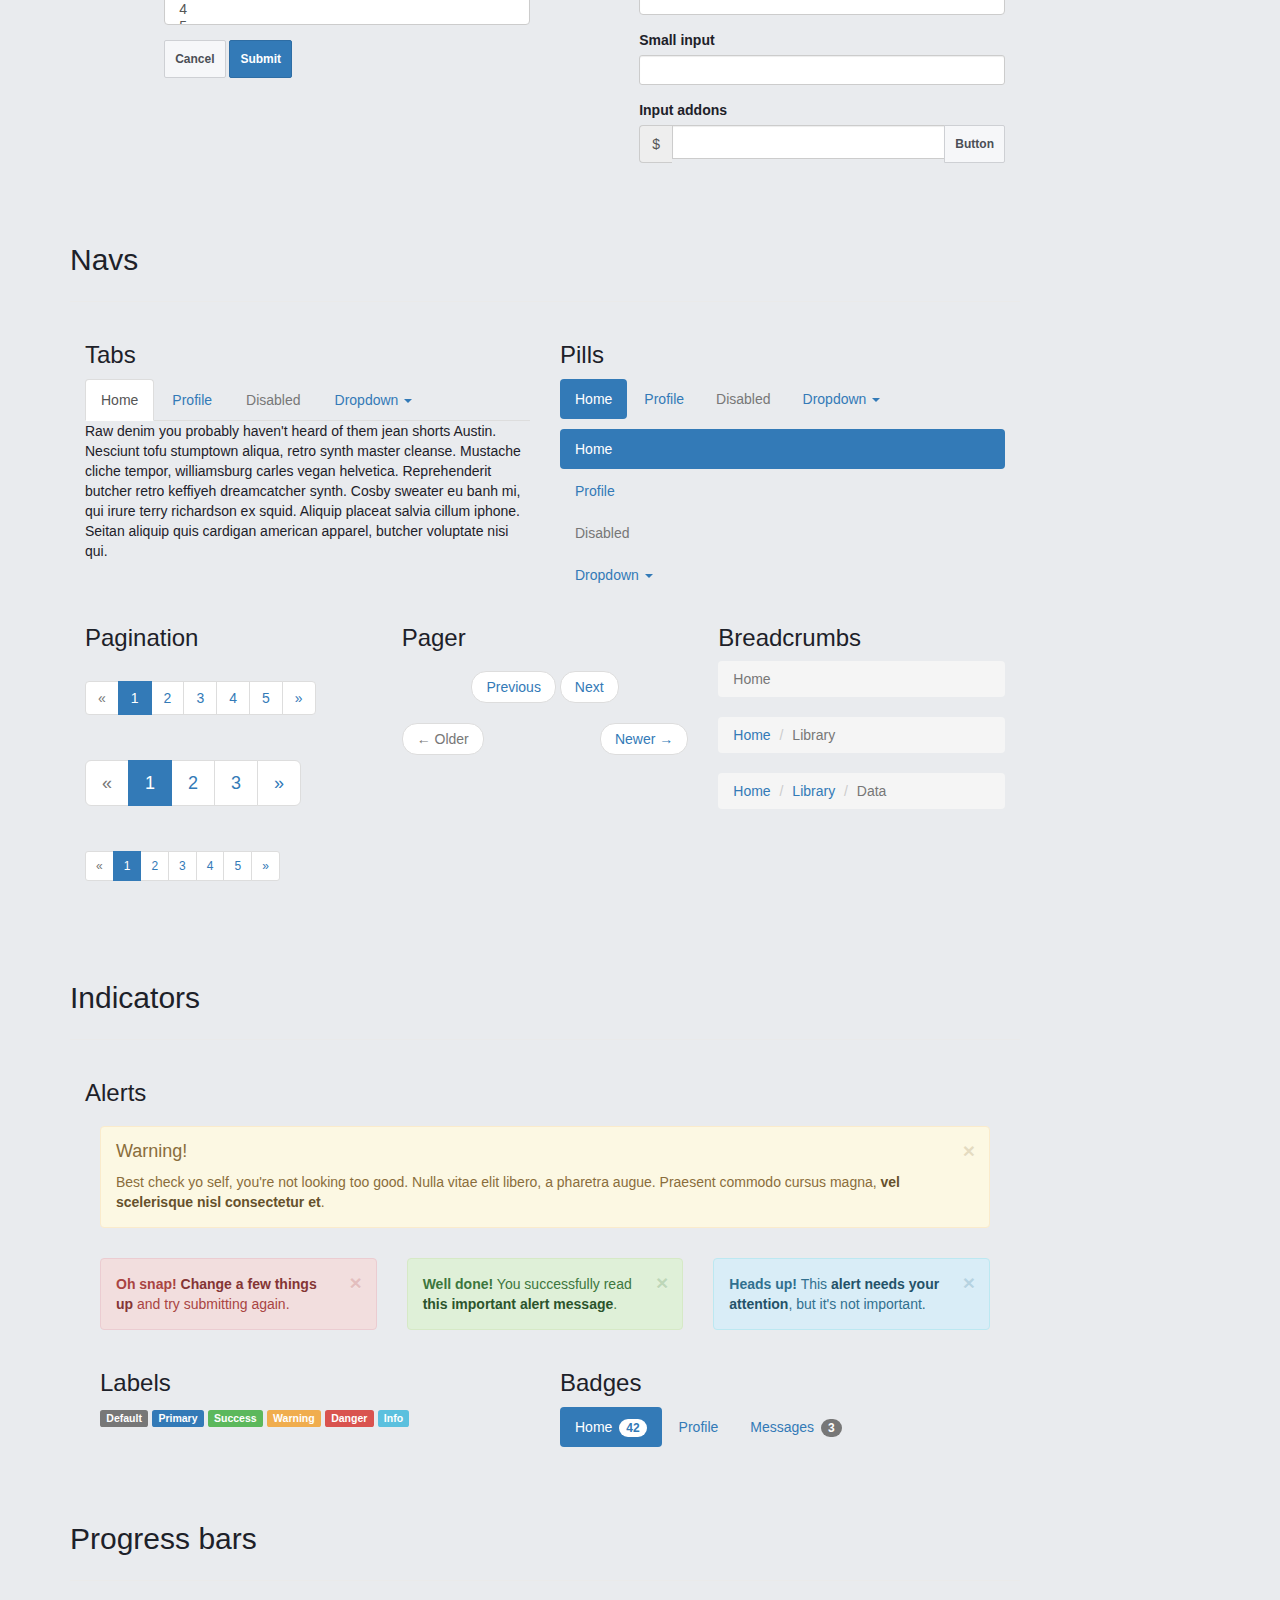
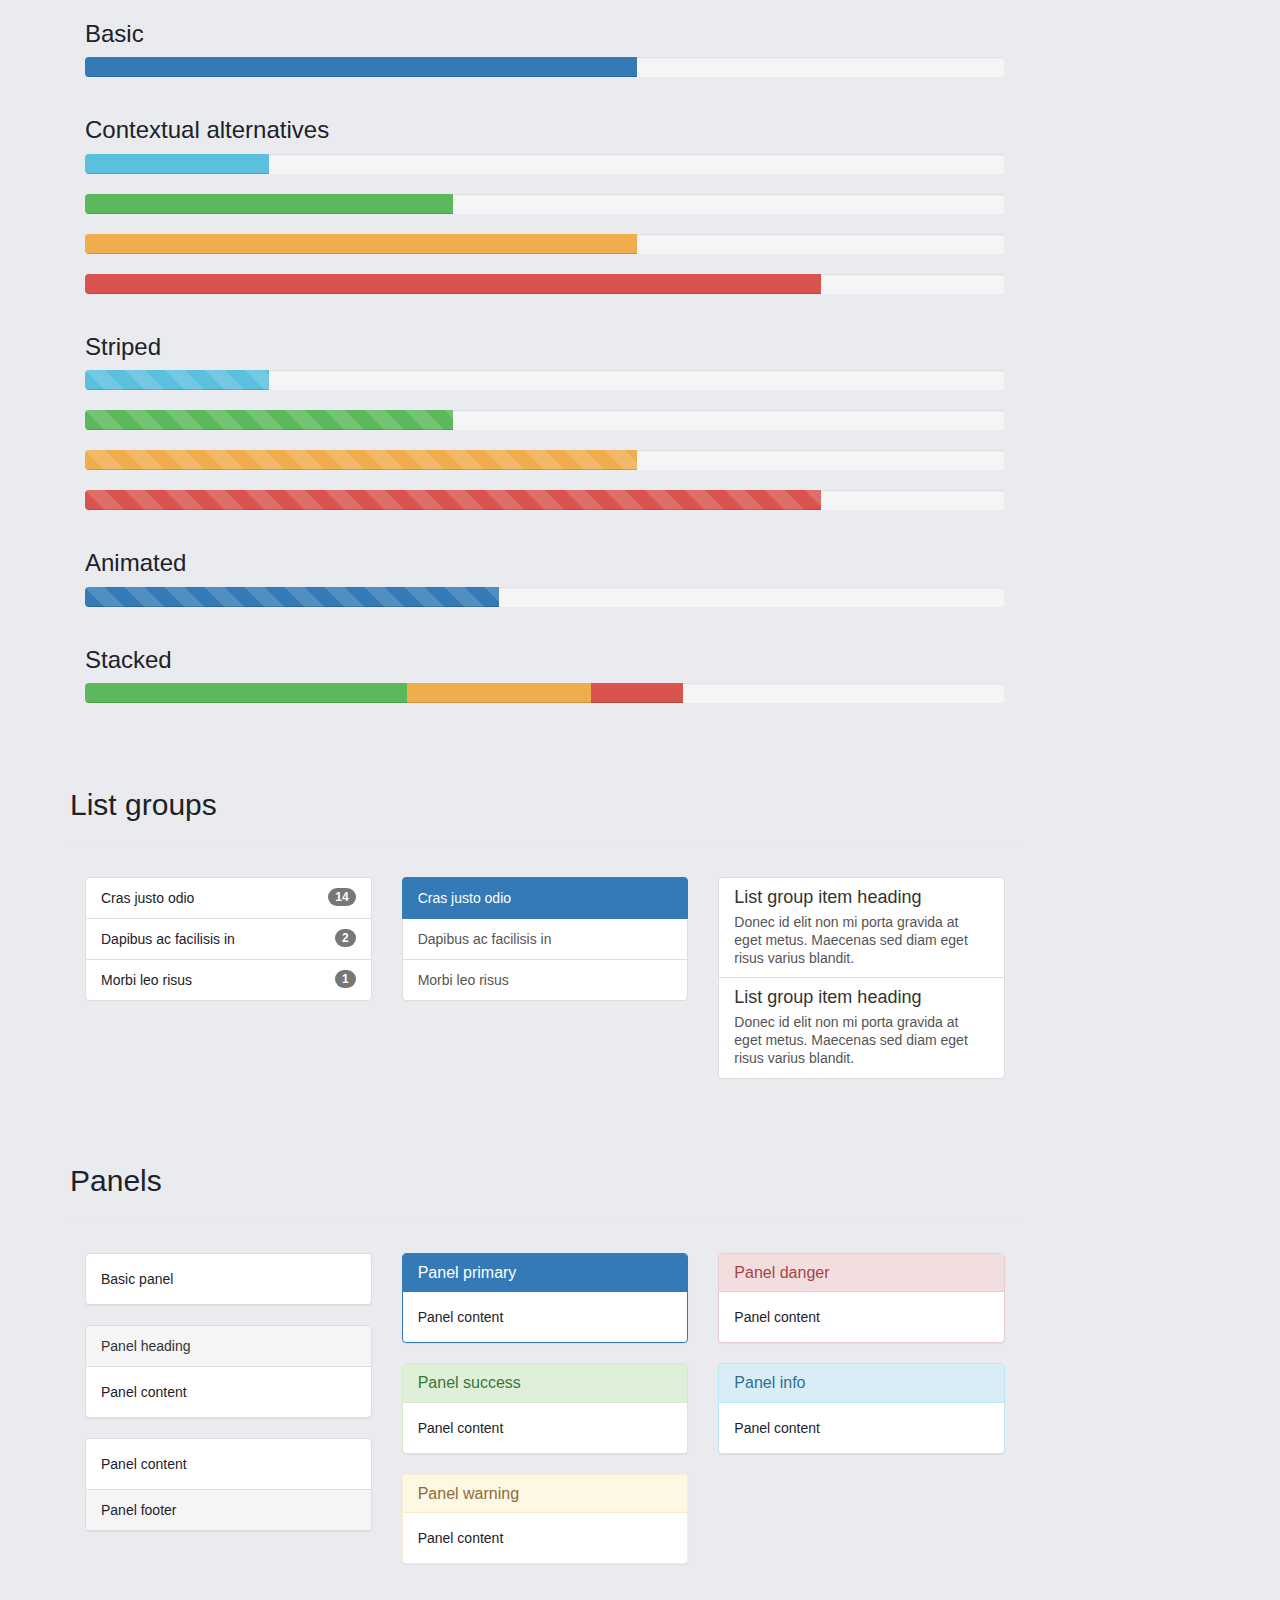
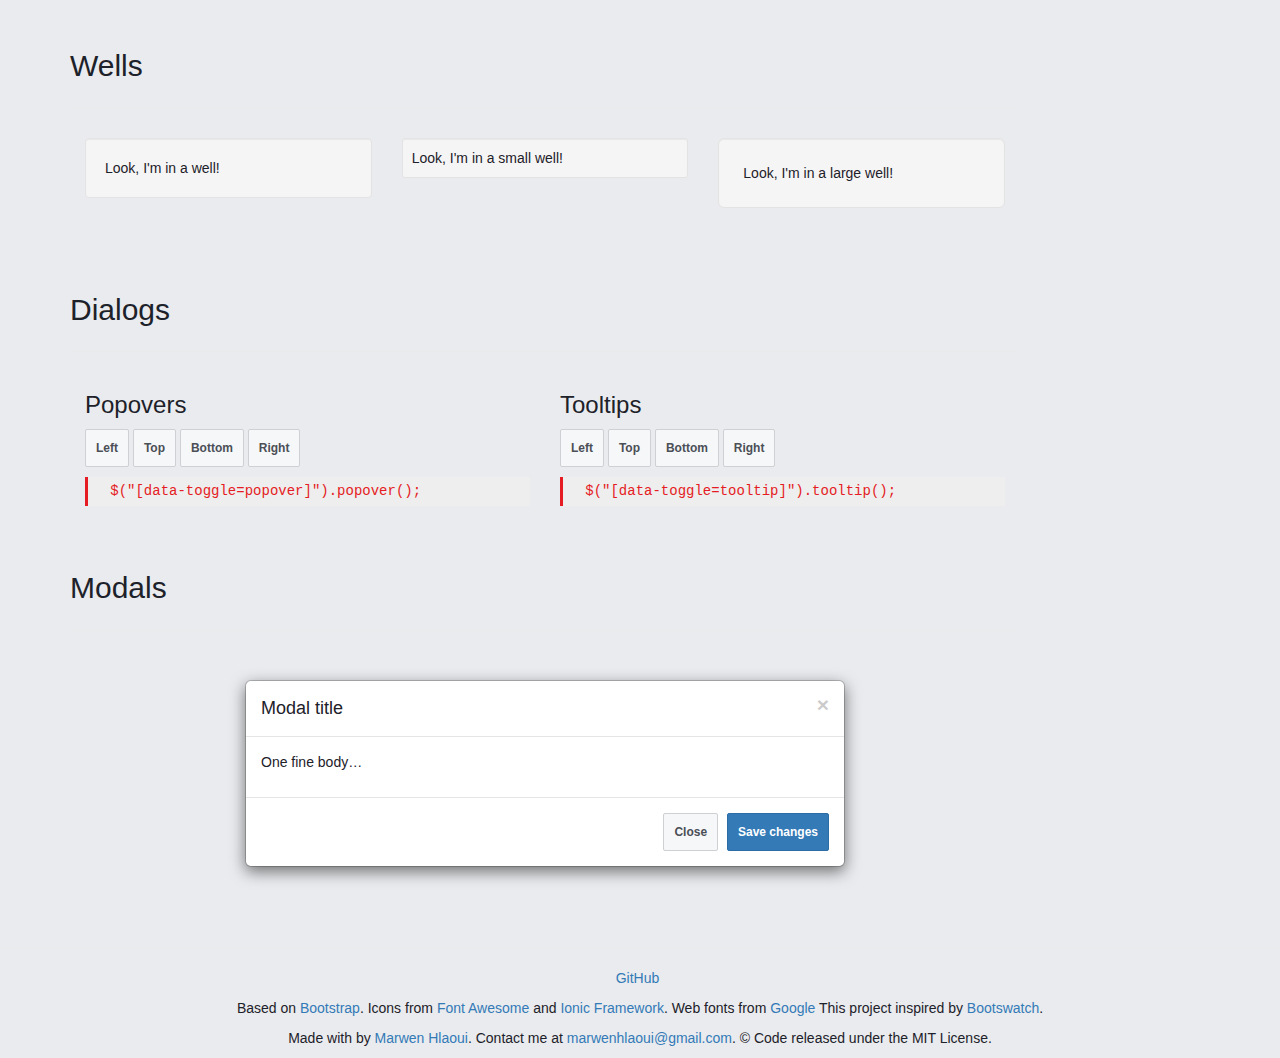
<file: facebook/index.html>
<!DOCTYPE html>
<html lang="en">
  <head>
    <meta charset="utf-8">
    <title>Bootstrap + : facebook</title>
    <meta name="viewport" content="width=device-width, initial-scale=1">
    <meta http-equiv="X-UA-Compatible" content="IE=edge" />
    <link rel="stylesheet" type="text/css" href="http://code.ionicframework.com/ionicons/2.0.1/css/ionicons.min.css"> 
    <link rel="stylesheet" href="css/bootstrap.facebook.min.css"> 
    <link rel="stylesheet" href="../assets/app.css"> 
  </head>
  <body data-spy="scroll" data-target="#nav-menu" data-offset="20">
    <div class="navbar navbar-default navbar-fixed-top">
      <div class="container">
        <div class="navbar-header">
          <a href="" class="navbar-brand">Bootstrap + </a>
          <button class="navbar-toggle" type="button" data-toggle="collapse" data-target="#navbar-main">
            <span class="icon-bar"></span>
            <span class="icon-bar"></span>
            <span class="icon-bar"></span>
          </button>
        </div>
        <div class="navbar-collapse collapse" id="navbar-main">
          <ul class="nav navbar-nav"> 
          </ul>

          <ul class="nav navbar-nav navbar-right">
            <li class="dropdown">
              <a class="dropdown-toggle" data-toggle="dropdown" href="#" id="download">facebook <span class="caret"></span></a>
              <ul class="dropdown-menu" aria-labelledby="download">  
                <li><a href="css/bootstrap.facebook.min.css">bootstrap.min.css</a></li>
                <li><a href="css/bootstrap.facebook.css">bootstrap.css</a></li>
              </ul>
            </li>
            <li class="dropdown">
              <a class="dropdown-toggle" data-toggle="dropdown" href="#" id="download">More <span class="caret"></span></a>
              <ul class="dropdown-menu" aria-labelledby="download">   
                <li><a href="../default">default</a></li> 
                <li class="divider"></li> 
                <li><a href="../facebook">facebook</a></li> 
              </ul>
            </li>
            <li> <a href="http://blog.marwenhlaoui.me">Blog</a> </li>

          </ul>

        </div>
      </div>
    </div>


    <div class="container" id="container-data">

        <div class="col-md-10">
        
          <div class="content-data">
            
          <section class="row showcode" id="jumbotron">
            <span class="code ion ion-code-working"></span>
            <div class="code-data">
              <div class="jumbotron">
                <h1>Jumbotron</h1>
                <p>Lorem ipsum dolor sit amet, consectetur adipiscing elit, sed do eiusmod tempor incididunt ut labore et dolore magna aliqua. Ut enim ad minim veniam, quis nostrud exercitation ullamco laboris nisi ut aliquip ex ea commodo consequat.</p>
                <p><a class="btn btn-primary btn-lg">Learn more</a></p>
              </div>
            </div>
          </section>
            
          <section class="row" id="navbar">
          <h2>Navbar</h2>
            <div class="showcode">
              <span class="code ion ion-code-working"></span>
                <div class="code-data">
                  <nav class="navbar navbar-default">
                    <div class="container-fluid">
                      <div class="navbar-header">
                        <button type="button" class="navbar-toggle collapsed" data-toggle="collapse" data-target="#bs-example-navbar-collapse-1">
                          <span class="sr-only">Toggle navigation</span>
                          <span class="icon-bar"></span>
                          <span class="icon-bar"></span>
                          <span class="icon-bar"></span>
                        </button>
                        <a class="navbar-brand" href="#">Brand</a>
                      </div>

                      <div class="collapse navbar-collapse" id="bs-example-navbar-collapse-1">
                        <ul class="nav navbar-nav">
                          <li class="active"><a href="#">Link <span class="sr-only">(current)</span></a></li>
                          <li><a href="#">Link</a></li>
                          <li class="dropdown">
                            <a href="#" class="dropdown-toggle" data-toggle="dropdown" role="button" aria-expanded="false">Dropdown <span class="caret"></span></a>
                            <ul class="dropdown-menu" role="menu">
                              <li><a href="#">Action</a></li>
                              <li><a href="#">Another action</a></li>
                              <li><a href="#">Something else here</a></li>
                              <li class="divider"></li>
                              <li><a href="#">Separated link</a></li>
                              <li class="divider"></li>
                              <li><a href="#">One more separated link</a></li>
                            </ul>
                          </li>
                        </ul>
                        <form class="navbar-form navbar-left" role="search">
                          <div class="form-group">
                            <input type="text" class="form-control" placeholder="Search">
                          </div>
                          <button type="submit" class="btn btn-default">Submit</button>
                        </form>
                        <ul class="nav navbar-nav navbar-right">
                          <li><a href="#">Link</a></li>
                        </ul>
                      </div>
                    </div>
                  </nav>
                </div>
            </div>

            <div class="showcode">
              <span class="code ion ion-code-working"></span>
                <div class="code-data">
                <nav class="navbar navbar-inverse">
                <div class="container-fluid">
                  <div class="navbar-header">
                    <button type="button" class="navbar-toggle collapsed" data-toggle="collapse" data-target="#bs-example-navbar-collapse-2">
                      <span class="sr-only">Toggle navigation</span>
                      <span class="icon-bar"></span>
                      <span class="icon-bar"></span>
                      <span class="icon-bar"></span>
                    </button>
                    <a class="navbar-brand" href="#">Brand</a>
                  </div>

                  <div class="collapse navbar-collapse" id="bs-example-navbar-collapse-2">
                    <ul class="nav navbar-nav">
                      <li class="active"><a href="#">Link <span class="sr-only">(current)</span></a></li>
                      <li><a href="#">Link</a></li>
                      <li class="dropdown">
                        <a href="#" class="dropdown-toggle" data-toggle="dropdown" role="button" aria-expanded="false">Dropdown <span class="caret"></span></a>
                        <ul class="dropdown-menu" role="menu">
                          <li><a href="#">Action</a></li>
                          <li><a href="#">Another action</a></li>
                          <li><a href="#">Something else here</a></li>
                          <li class="divider"></li>
                          <li><a href="#">Separated link</a></li>
                          <li class="divider"></li>
                          <li><a href="#">One more separated link</a></li>
                        </ul>
                      </li>
                    </ul>
                    <form class="navbar-form navbar-left" role="search">
                      <div class="form-group">
                        <input type="text" class="form-control" placeholder="Search">
                      </div>
                      <button type="submit" class="btn btn-default">Submit</button>
                    </form>
                    <ul class="nav navbar-nav navbar-right">
                      <li><a href="#">Link</a></li>
                    </ul>
                  </div>
                </div>
              </nav>
              </div>
            </div>

          </section>  
            
          <section class="row" id="btn">
          <h2>Buttons</h2>
            
            
            <div class="col-md-7">
              
              <div class="showcode row">
                <span class="code ion ion-code-working"></span>
                <div class="code-data"> 
                  <a href="#" class="btn btn-default">Default</a>
                  <a href="#" class="btn btn-primary">Primary</a>
                  <a href="#" class="btn btn-success">Success</a>
                  <a href="#" class="btn btn-info">Info</a>
                  <a href="#" class="btn btn-warning">Warning</a>
                  <a href="#" class="btn btn-danger">Danger</a>
                  <a href="#" class="btn btn-link">Link</a>
                </div>
              </div>
              <div class="showcode row">
                <span class="code ion ion-code-working"></span>
                <div class="code-data"> 
                  <a href="#" class="btn btn-default disabled">Default</a>
                  <a href="#" class="btn btn-primary disabled">Primary</a>
                  <a href="#" class="btn btn-success disabled">Success</a>
                  <a href="#" class="btn btn-info disabled">Info</a>
                  <a href="#" class="btn btn-warning disabled">Warning</a>
                  <a href="#" class="btn btn-danger disabled">Danger</a>
                  <a href="#" class="btn btn-link disabled">Link</a>
                </div>
              </div>
              <div class="showcode row">
                <span class="code ion ion-code-working"></span>
                <div class="code-data"> 
                  <div class="btn-group">
                    <a href="#" class="btn btn-default">Default</a>
                    <a href="#" class="btn btn-default dropdown-toggle" data-toggle="dropdown"><span class="caret"></span></a>
                    <ul class="dropdown-menu">
                      <li><a href="#">Action</a></li>
                      <li><a href="#">Another action</a></li>
                      <li><a href="#">Something else here</a></li>
                      <li class="divider"></li>
                      <li><a href="#">Separated link</a></li>
                    </ul>
                  </div>

                  <div class="btn-group">
                    <a href="#" class="btn btn-primary">Primary</a>
                    <a href="#" class="btn btn-primary dropdown-toggle" data-toggle="dropdown"><span class="caret"></span></a>
                    <ul class="dropdown-menu">
                      <li><a href="#">Action</a></li>
                      <li><a href="#">Another action</a></li>
                      <li><a href="#">Something else here</a></li>
                      <li class="divider"></li>
                      <li><a href="#">Separated link</a></li>
                    </ul>
                  </div>

                  <div class="btn-group">
                    <a href="#" class="btn btn-success">Success</a>
                    <a href="#" class="btn btn-success dropdown-toggle" data-toggle="dropdown"><span class="caret"></span></a>
                    <ul class="dropdown-menu">
                      <li><a href="#">Action</a></li>
                      <li><a href="#">Another action</a></li>
                      <li><a href="#">Something else here</a></li>
                      <li class="divider"></li>
                      <li><a href="#">Separated link</a></li>
                    </ul>
                  </div>

                  <div class="btn-group">
                    <a href="#" class="btn btn-info">Info</a>
                    <a href="#" class="btn btn-info dropdown-toggle" data-toggle="dropdown"><span class="caret"></span></a>
                    <ul class="dropdown-menu">
                      <li><a href="#">Action</a></li>
                      <li><a href="#">Another action</a></li>
                      <li><a href="#">Something else here</a></li>
                      <li class="divider"></li>
                      <li><a href="#">Separated link</a></li>
                    </ul>
                  </div>

                  <div class="btn-group">
                    <a href="#" class="btn btn-warning">Warning</a>
                    <a href="#" class="btn btn-warning dropdown-toggle" data-toggle="dropdown"><span class="caret"></span></a>
                    <ul class="dropdown-menu">
                      <li><a href="#">Action</a></li>
                      <li><a href="#">Another action</a></li>
                      <li><a href="#">Something else here</a></li>
                      <li class="divider"></li>
                      <li><a href="#">Separated link</a></li>
                    </ul>
                  </div>
                </div>
              </div>

              
              <div class="showcode row">
                <span class="code ion ion-code-working"></span>
                <div class="code-data"> 
                  <a href="#" class="btn btn-primary btn-lg">Large button</a>
                  <a href="#" class="btn btn-primary">Default button</a>
                  <a href="#" class="btn btn-primary btn-sm">Small button</a>
                  <a href="#" class="btn btn-primary btn-xs">Mini button</a>
                </div>
              </div>

            </div>

            <div class="col-md-5">

              <div class="showcode row">
                <span class="code ion ion-code-working"></span>
                <div class="code-data"> 
                  <a href="#" class="btn btn-default btn-lg btn-block">Block level button</a>
                </div>
              </div>
              <div class="showcode row">
                <span class="code ion ion-code-working"></span>
                <div class="code-data"> 
                  <div class="btn-group btn-group-justified">
                    <a href="#" class="btn btn-default">Left</a>
                    <a href="#" class="btn btn-default">Middle</a>
                    <a href="#" class="btn btn-default">Right</a>
                  </div>
                </div>
              </div>
              <div class="showcode row">
                <span class="code ion ion-code-working"></span>
                <div class="code-data"> 
                  <div class="btn-toolbar">
                    <div class="btn-group">
                      <a href="#" class="btn btn-default">1</a>
                      <a href="#" class="btn btn-default">2</a>
                      <a href="#" class="btn btn-default">3</a> 
                    </div> 

                    <div class="btn-group">
                      <a href="#" class="btn btn-default">4</a>
                      <div class="btn-group">
                        <a href="#" class="btn btn-default dropdown-toggle" data-toggle="dropdown">
                          Dropdown
                          <span class="caret"></span>
                        </a>
                        <ul class="dropdown-menu">
                          <li><a href="#">Dropdown link</a></li>
                          <li><a href="#">Dropdown link</a></li>
                          <li><a href="#">Dropdown link</a></li>
                         </ul>
                      </div>
                    </div>
                  </div>
                </div>
              </div>
              <div class="showcode row">
                <span class="code ion ion-code-working"></span>
                <div class="code-data"> 
                  <div class="btn-group-vertical">
                      <a href="#" class="btn btn-default">Button</a>
                      <a href="#" class="btn btn-default">Button</a>
                      <a href="#" class="btn btn-default">Button</a>
                      <a href="#" class="btn btn-default">Button</a>
                  </div>
                </div>
              </div>

            </div>

          </section>
 
          <section class="row" id="typography">
            <h2>Typography</h2> 

            <div class="col-md-4">

              <div class="showcode row">
                <span class="code ion ion-code-working"></span>
                <div class="code-data"> 
                  <h1>Heading 1</h1>
                  <h2>Heading 2</h2>
                  <h3>Heading 3</h3>
                  <h4>Heading 4</h4>
                  <h5>Heading 5</h5>
                  <h6>Heading 6</h6>
                  <p class="lead">Vivamus sagittis lacus vel augue laoreet rutrum faucibus dolor auctor.</p>
                </div>
              </div>   

            </div>

            <div class="col-md-4">

              <div class="showcode">
                <span class="code ion ion-code-working"></span>
                <div class="code-data"> 
                  <h2>Example body text</h2>
                  <p>Nullam quis risus eget <a href="#">urna mollis ornare</a> vel eu leo. Cum sociis natoque penatibus et magnis dis parturient montes, nascetur ridiculus mus. Nullam id dolor id nibh ultricies vehicula.</p>
                  <p><small>This line of text is meant to be treated as fine print.</small></p>
                  <p>The following snippet of text is <strong>rendered as bold text</strong>.</p>
                  <p>The following snippet of text is <em>rendered as italicized text</em>.</p>
                  <p>An abbreviation of the word attribute is <abbr title="attribute">attr</abbr>.</p>
                </div>
              </div>   

            </div>

            <div class="col-md-4">

              <div class="showcode">
                <span class="code ion ion-code-working"></span>
                <div class="code-data"> 
                  <h2>Emphasis classes</h2>
                  <p class="text-muted">Fusce dapibus, tellus ac cursus commodo, tortor mauris nibh.</p>
                  <p class="text-primary">Nullam id dolor id nibh ultricies vehicula ut id elit.</p>
                  <p class="text-warning">Etiam porta sem malesuada magna mollis euismod.</p>
                  <p class="text-danger">Donec ullamcorper nulla non metus auctor fringilla.</p>
                  <p class="text-success">Duis mollis, est non commodo luctus, nisi erat porttitor ligula.</p>
                  <p class="text-info">Maecenas sed diam eget risus varius blandit sit amet non magna.</p>
                </div>
              </div>   

            </div>

            <div class="col-md-6">

              <div class="showcode">
                <span class="code ion ion-code-working"></span>
                <div class="code-data"> 
                  <blockquote>
                    <p>Lorem ipsum dolor sit amet, consectetur adipiscing elit. Integer posuere erat a ante.</p>
                    <small>Someone famous in <cite title="Source Title">Source Title</cite></small>
                  </blockquote>
                </div>
              </div>   

            </div>

            <div class="col-md-6">

              <div class="showcode">
                <span class="code ion ion-code-working"></span>
                <div class="code-data"> 
                  <blockquote class="blockquote-reverse">
                    <p>Lorem ipsum dolor sit amet, consectetur adipiscing elit. Integer posuere erat a ante.</p>
                    <small>Someone famous in <cite title="Source Title">Source Title</cite></small>
                  </blockquote>
                </div>
              </div>   

            </div>


          </section>
 
          <section class="row" id="table">  
            <h2>Tables</h2>  
              <div class="showcode ">
                <span class="code ion ion-code-working"></span>
                <div class="code-data"> 
                  <table class="table table-striped table-hover ">
                    <thead>
                      <tr>
                        <th>#</th>
                        <th>Column heading</th>
                        <th>Column heading</th>
                        <th>Column heading</th>
                      </tr>
                    </thead>
                    <tbody>
                      <tr>
                        <td>1</td>
                        <td>Column content</td>
                        <td>Column content</td>
                        <td>Column content</td>
                      </tr>
                      <tr>
                        <td>2</td>
                        <td>Column content</td>
                        <td>Column content</td>
                        <td>Column content</td>
                      </tr>
                      <tr class="info">
                        <td>3</td>
                        <td>Column content</td>
                        <td>Column content</td>
                        <td>Column content</td>
                      </tr>
                      <tr class="success">
                        <td>4</td>
                        <td>Column content</td>
                        <td>Column content</td>
                        <td>Column content</td>
                      </tr>
                      <tr class="danger">
                        <td>5</td>
                        <td>Column content</td>
                        <td>Column content</td>
                        <td>Column content</td>
                      </tr>
                      <tr class="warning">
                        <td>6</td>
                        <td>Column content</td>
                        <td>Column content</td>
                        <td>Column content</td>
                      </tr>
                      <tr class="active">
                        <td>7</td>
                        <td>Column content</td>
                        <td>Column content</td>
                        <td>Column content</td>
                      </tr>
                    </tbody>
                  </table> 
                </div>
              </div>    

 
          </section>
 
          <section class="row" id="form">  
            <h2>Forms</h2> 

              <div class="col-md-6">
                <div class="showcode">
                  <span class="code ion ion-code-working"></span>
                  <div class="code-data"> 
                      <form class="form-horizontal">
                        <fieldset>
                          <legend>Legend</legend>
                          <div class="form-group">
                            <label for="inputEmail" class="col-lg-2 control-label">Email</label>
                            <div class="col-lg-10">
                              <input type="text" class="form-control" id="inputEmail" placeholder="Email">
                            </div>
                          </div>
                          <div class="form-group">
                            <label for="inputPassword" class="col-lg-2 control-label">Password</label>
                            <div class="col-lg-10">
                              <input type="password" class="form-control" id="inputPassword" placeholder="Password">
                              <div class="checkbox">
                                <label>
                                  <input type="checkbox"> Checkbox
                                </label>
                              </div>
                            </div>
                          </div>
                          <div class="form-group">
                            <label for="textArea" class="col-lg-2 control-label">Textarea</label>
                            <div class="col-lg-10">
                              <textarea class="form-control" rows="3" id="textArea"></textarea>
                              <span class="help-block">A longer block of help text that breaks onto a new line and may extend beyond one line.</span>
                            </div>
                          </div>
                          <div class="form-group">
                            <label class="col-lg-2 control-label">Radios</label>
                            <div class="col-lg-10">
                              <div class="radio">
                                <label>
                                  <input type="radio" name="optionsRadios" id="optionsRadios1" value="option1" checked="">
                                  Option one is this
                                </label>
                              </div>
                              <div class="radio">
                                <label>
                                  <input type="radio" name="optionsRadios" id="optionsRadios2" value="option2">
                                  Option two can be something else
                                </label>
                              </div>
                            </div>
                          </div>
                          <div class="form-group">
                            <label for="select" class="col-lg-2 control-label">Selects</label>
                            <div class="col-lg-10">
                              <select class="form-control" id="select">
                                <option>1</option>
                                <option>2</option>
                                <option>3</option>
                                <option>4</option>
                                <option>5</option>
                              </select>
                              <br>
                              <select multiple="" class="form-control">
                                <option>1</option>
                                <option>2</option>
                                <option>3</option>
                                <option>4</option>
                                <option>5</option>
                              </select>
                            </div>
                          </div>
                          <div class="form-group">
                            <div class="col-lg-10 col-lg-offset-2">
                              <button type="reset" class="btn btn-default">Cancel</button>
                              <button type="submit" class="btn btn-primary">Submit</button>
                            </div>
                          </div>
                        </fieldset>
                      </form>
                  </div>
                </div> 
              </div> 

              <div class="col-md-5 col-md-offset-1">

                <div class="showcode">
                  <span class="code ion ion-code-working"></span>
                  <div class="code-data"> 
                    <div class="form-group">
                      <label class="control-label" for="focusedInput">Focused input</label>
                      <input class="form-control" id="focusedInput" type="text" value="This is focused...">
                    </div>

                    <div class="form-group">
                      <label class="control-label" for="disabledInput">Disabled input</label>
                      <input class="form-control" id="disabledInput" type="text" placeholder="Disabled input here..." disabled="">
                    </div>

                    <div class="form-group has-warning">
                      <label class="control-label" for="inputWarning">Input warning</label>
                      <input type="text" class="form-control" id="inputWarning">
                    </div>

                    <div class="form-group has-error">
                      <label class="control-label" for="inputError">Input error</label>
                      <input type="text" class="form-control" id="inputError">
                    </div>

                    <div class="form-group has-success">
                      <label class="control-label" for="inputSuccess">Input success</label>
                      <input type="text" class="form-control" id="inputSuccess">
                    </div>

                    <div class="form-group">
                      <label class="control-label" for="inputLarge">Large input</label>
                      <input class="form-control input-lg" type="text" id="inputLarge">
                    </div>

                    <div class="form-group">
                      <label class="control-label" for="inputDefault">Default input</label>
                      <input type="text" class="form-control" id="inputDefault">
                    </div>

                    <div class="form-group">
                      <label class="control-label" for="inputSmall">Small input</label>
                      <input class="form-control input-sm" type="text" id="inputSmall">
                    </div>

                    <div class="form-group">
                      <label class="control-label">Input addons</label>
                      <div class="input-group">
                        <span class="input-group-addon">$</span>
                        <input type="text" class="form-control">
                        <span class="input-group-btn">
                          <button class="btn btn-default" type="button">Button</button>
                        </span>
                      </div>
                    </div>
                  </div>
                </div> 
              </div>   

 
          </section>
 
          <section class="row" id="navs">  
            <h2>Navs</h2>  
              <div class="col-md-6">
                <h3>Tabs</h3>
                <div class="showcode">
                  <span class="code ion ion-code-working"></span>
                  <div class="code-data"> 
                    
                    <ul class="nav nav-tabs">
                      <li class="active"><a href="#home" data-toggle="tab">Home</a></li>
                      <li><a href="#profile" data-toggle="tab">Profile</a></li>
                      <li class="disabled"><a>Disabled</a></li>
                      <li class="dropdown">
                        <a class="dropdown-toggle" data-toggle="dropdown" href="#">
                          Dropdown <span class="caret"></span>
                        </a>
                        <ul class="dropdown-menu">
                          <li><a href="#dropdown1" data-toggle="tab">Action</a></li>
                          <li class="divider"></li>
                          <li><a href="#dropdown2" data-toggle="tab">Another action</a></li>
                        </ul>
                      </li>
                    </ul>
                    <div id="myTabContent" class="tab-content">
                      <div class="tab-pane fade active in" id="home">
                        <p>Raw denim you probably haven't heard of them jean shorts Austin. Nesciunt tofu stumptown aliqua, retro synth master cleanse. Mustache cliche tempor, williamsburg carles vegan helvetica. Reprehenderit butcher retro keffiyeh dreamcatcher synth. Cosby sweater eu banh mi, qui irure terry richardson ex squid. Aliquip placeat salvia cillum iphone. Seitan aliquip quis cardigan american apparel, butcher voluptate nisi qui.</p>
                      </div>
                      <div class="tab-pane fade" id="profile">
                        <p>Food truck fixie locavore, accusamus mcsweeney's marfa nulla single-origin coffee squid. Exercitation +1 labore velit, blog sartorial PBR leggings next level wes anderson artisan four loko farm-to-table craft beer twee. Qui photo booth letterpress, commodo enim craft beer mlkshk aliquip jean shorts ullamco ad vinyl cillum PBR. Homo nostrud organic, assumenda labore aesthetic magna delectus mollit.</p>
                      </div>
                      <div class="tab-pane fade" id="dropdown1">
                        <p>Etsy mixtape wayfarers, ethical wes anderson tofu before they sold out mcsweeney's organic lomo retro fanny pack lo-fi farm-to-table readymade. Messenger bag gentrify pitchfork tattooed craft beer, iphone skateboard locavore carles etsy salvia banksy hoodie helvetica. DIY synth PBR banksy irony. Leggings gentrify squid 8-bit cred pitchfork.</p>
                      </div>
                      <div class="tab-pane fade" id="dropdown2">
                        <p>Trust fund seitan letterpress, keytar raw denim keffiyeh etsy art party before they sold out master cleanse gluten-free squid scenester freegan cosby sweater. Fanny pack portland seitan DIY, art party locavore wolf cliche high life echo park Austin. Cred vinyl keffiyeh DIY salvia PBR, banh mi before they sold out farm-to-table VHS viral locavore cosby sweater.</p>
                      </div>
                    </div>

                  </div>
                </div> 
              </div> 

              <div class="col-md-6">
                <h3>Pills</h3>

                <div class="showcode">
                  <span class="code ion ion-code-working"></span>
                  <div class="code-data"> 
                  
                    <ul class="nav nav-pills">
                      <li class="active"><a href="#">Home</a></li>
                      <li><a href="#">Profile</a></li>
                      <li class="disabled"><a href="#">Disabled</a></li>
                      <li class="dropdown">
                        <a class="dropdown-toggle" data-toggle="dropdown" href="#">
                          Dropdown <span class="caret"></span>
                        </a>
                        <ul class="dropdown-menu">
                          <li><a href="#">Action</a></li>
                          <li><a href="#">Another action</a></li>
                          <li><a href="#">Something else here</a></li>
                          <li class="divider"></li>
                          <li><a href="#">Separated link</a></li>
                        </ul>
                      </li>
                    </ul>

                  </div>
                </div> 

                <div class="showcode">
                  <span class="code ion ion-code-working"></span>
                  <div class="code-data"> 
                    
                    <ul class="nav nav-pills nav-stacked">
                      <li class="active"><a href="#">Home</a></li>
                      <li><a href="#">Profile</a></li>
                      <li class="disabled"><a href="#">Disabled</a></li>
                      <li class="dropdown">
                        <a class="dropdown-toggle" data-toggle="dropdown" href="#">
                          Dropdown <span class="caret"></span>
                        </a>
                        <ul class="dropdown-menu">
                          <li><a href="#">Action</a></li>
                          <li><a href="#">Another action</a></li>
                          <li><a href="#">Something else here</a></li>
                          <li class="divider"></li>
                          <li><a href="#">Separated link</a></li>
                        </ul>
                      </li>
                    </ul>

                  </div>
                </div> 

              </div>  

              <div class="col-md-4">
                  <h3>Pagination</h3>
                <div class="showcode">
                  <span class="code ion ion-code-working"></span>
                  <div class="code-data"> 
                    <ul class="pagination">
                      <li class="disabled"><a href="#">&laquo;</a></li>
                      <li class="active"><a href="#">1</a></li>
                      <li><a href="#">2</a></li>
                      <li><a href="#">3</a></li>
                      <li><a href="#">4</a></li>
                      <li><a href="#">5</a></li>
                      <li><a href="#">&raquo;</a></li>
                    </ul>

                    <ul class="pagination pagination-lg">
                      <li class="disabled"><a href="#">&laquo;</a></li>
                      <li class="active"><a href="#">1</a></li>
                      <li><a href="#">2</a></li>
                      <li><a href="#">3</a></li>
                      <li><a href="#">&raquo;</a></li>
                    </ul>

                    <ul class="pagination pagination-sm">
                      <li class="disabled"><a href="#">&laquo;</a></li>
                      <li class="active"><a href="#">1</a></li>
                      <li><a href="#">2</a></li>
                      <li><a href="#">3</a></li>
                      <li><a href="#">4</a></li>
                      <li><a href="#">5</a></li>
                      <li><a href="#">&raquo;</a></li>
                    </ul>

                  </div>
                </div> 
              </div> 

              <div class="col-md-4">
                  <h3>Pager</h3>
                <div class="showcode">
                  <span class="code ion ion-code-working"></span>
                  <div class="code-data">
                      <ul class="pager">
                        <li><a href="#">Previous</a></li>
                        <li><a href="#">Next</a></li>
                      </ul>

                      <ul class="pager">
                        <li class="previous disabled"><a href="#">&larr; Older</a></li>
                        <li class="next"><a href="#">Newer &rarr;</a></li>
                      </ul> 
                  </div>
                </div> 
              </div> 

              <div class="col-md-4">
                  <h3>Breadcrumbs</h3>
                <div class="showcode">
                  <span class="code ion ion-code-working"></span>
                  <div class="code-data">
                    <ul class="breadcrumb">
                      <li class="active">Home</li>
                    </ul>

                    <ul class="breadcrumb">
                      <li><a href="#">Home</a></li>
                      <li class="active">Library</li>
                    </ul>

                    <ul class="breadcrumb">
                      <li><a href="#">Home</a></li>
                      <li><a href="#">Library</a></li>
                      <li class="active">Data</li>
                    </ul>
                  </div>
                </div> 
              </div>   

 
          </section>
 
          <section class="row" id="indicators">  
            <h2>Indicators</h2>

              <div class="col-md-12">
                <h3>Alerts</h3>

                <div class="col-md-12"> 
                  <div class="showcode">
                    <span class="code ion ion-code-working"></span>
                    <div class="code-data">
                      <div class="alert alert-dismissible alert-warning">
                        <button type="button" class="close" data-dismiss="alert">&times;</button>
                        <h4>Warning!</h4>
                        <p>Best check yo self, you're not looking too good. Nulla vitae elit libero, a pharetra augue. Praesent commodo cursus magna, <a href="#" class="alert-link">vel scelerisque nisl consectetur et</a>.</p>
                      </div>
                    </div>
                  </div> 
                </div>


                <div class="col-md-4"> 
                  <div class="showcode">
                    <span class="code ion ion-code-working"></span>
                    <div class="code-data">
                      <div class="alert alert-dismissible alert-danger">
                        <button type="button" class="close" data-dismiss="alert">&times;</button>
                        <strong>Oh snap!</strong> <a href="#" class="alert-link">Change a few things up</a> and try submitting again.
                      </div>
                    </div>
                  </div> 
                </div>


                <div class="col-md-4"> 
                  <div class="showcode">
                    <span class="code ion ion-code-working"></span>
                    <div class="code-data">
                      <div class="alert alert-dismissible alert-success">
                        <button type="button" class="close" data-dismiss="alert">&times;</button>
                        <strong>Well done!</strong> You successfully read <a href="#" class="alert-link">this important alert message</a>.
                      </div>
                    </div>
                  </div> 
                </div>


                <div class="col-md-4"> 
                  <div class="showcode">
                    <span class="code ion ion-code-working"></span>
                    <div class="code-data">
                      <div class="alert alert-dismissible alert-info">
                        <button type="button" class="close" data-dismiss="alert">&times;</button>
                        <strong>Heads up!</strong> This <a href="#" class="alert-link">alert needs your attention</a>, but it's not important.
                      </div>
                    </div>
                  </div> 
                </div>


                <div class="col-md-6">
                  <h3>Labels</h3> 
                  <div class="showcode">
                    <span class="code ion ion-code-working"></span>
                    <div class="code-data">
                      <span class="label label-default">Default</span>
                      <span class="label label-primary">Primary</span>
                      <span class="label label-success">Success</span>
                      <span class="label label-warning">Warning</span>
                      <span class="label label-danger">Danger</span>
                      <span class="label label-info">Info</span>
                    </div>
                  </div> 
                </div>

                <div class="col-md-6">
                  <h3>Badges</h3> 
                  <div class="showcode">
                    <span class="code ion ion-code-working"></span>
                    <div class="code-data">
                      <ul class="nav nav-pills">
                        <li class="active"><a href="#">Home <span class="badge">42</span></a></li>
                        <li><a href="#">Profile <span class="badge"></span></a></li>
                        <li><a href="#">Messages <span class="badge">3</span></a></li>
                      </ul>  
                    </div>
                  </div> 
                </div>

              </div>   

 
          </section>
 
          <section class="row" id="progress">  
            <h2>Progress bars</h2> 

              <div class="col-md-12">
                <h3>Basic</h3>
                <div class="showcode">
                  <span class="code ion ion-code-working"></span>
                  <div class="code-data">
                    <div class="progress">
                      <div class="progress-bar" style="width: 60%;"></div>
                    </div>
                  </div>
                </div> 
              </div> 

              <div class="col-md-12">
                <h3>Contextual alternatives</h3>
                <div class="showcode">
                  <span class="code ion ion-code-working"></span>
                  <div class="code-data">
                    <div class="progress">
                      <div class="progress-bar progress-bar-info" style="width: 20%"></div>
                    </div>

                    <div class="progress">
                      <div class="progress-bar progress-bar-success" style="width: 40%"></div>
                    </div>

                    <div class="progress">
                      <div class="progress-bar progress-bar-warning" style="width: 60%"></div>
                    </div>

                    <div class="progress">
                      <div class="progress-bar progress-bar-danger" style="width: 80%"></div>
                    </div>
                  </div>
                </div> 
              </div> 

              <div class="col-md-12">
                <h3>Striped</h3>
                <div class="showcode">
                  <span class="code ion ion-code-working"></span>
                  <div class="code-data">
                    <div class="progress progress-striped">
                      <div class="progress-bar progress-bar-info" style="width: 20%"></div>
                    </div>

                    <div class="progress progress-striped">
                      <div class="progress-bar progress-bar-success" style="width: 40%"></div>
                    </div>

                    <div class="progress progress-striped">
                      <div class="progress-bar progress-bar-warning" style="width: 60%"></div>
                    </div>

                    <div class="progress progress-striped">
                      <div class="progress-bar progress-bar-danger" style="width: 80%"></div>
                    </div>
                  </div>
                </div> 
              </div> 

              <div class="col-md-12">
                <h3>Animated</h3>
                <div class="showcode">
                  <span class="code ion ion-code-working"></span>
                  <div class="code-data">
                    <div class="progress progress-striped active">
                      <div class="progress-bar" style="width: 45%"></div>
                    </div>
                  </div>
                </div> 
              </div> 

              <div class="col-md-12">
                <h3>Stacked</h3>
                <div class="showcode">
                  <span class="code ion ion-code-working"></span>
                  <div class="code-data">
                    <div class="progress">
                      <div class="progress-bar progress-bar-success" style="width: 35%"></div>
                      <div class="progress-bar progress-bar-warning" style="width: 20%"></div>
                      <div class="progress-bar progress-bar-danger" style="width: 10%"></div>
                    </div>
                  </div>
                </div> 
              </div>    

 
          </section>
 
          <section class="row" id="list-groups">  
            <h2>List groups</h2> 
             
              <div class="col-md-4">
                <div class="showcode">
                  <span class="code ion ion-code-working"></span>
                  <div class="code-data">
                    <ul class="list-group">
                      <li class="list-group-item">
                        <span class="badge">14</span>
                        Cras justo odio
                      </li>
                      <li class="list-group-item">
                        <span class="badge">2</span>
                        Dapibus ac facilisis in
                      </li>
                      <li class="list-group-item">
                        <span class="badge">1</span>
                        Morbi leo risus
                      </li>
                    </ul>
                  </div>
                </div> 
              </div> 
             
              <div class="col-md-4">
                <div class="showcode">
                  <span class="code ion ion-code-working"></span>
                  <div class="code-data">
                    <div class="list-group">
                      <a href="#" class="list-group-item active">
                        Cras justo odio
                      </a>
                      <a href="#" class="list-group-item">Dapibus ac facilisis in
                      </a>
                      <a href="#" class="list-group-item">Morbi leo risus
                      </a>
                    </div>
                  </div>
                </div> 
              </div> 

              <div class="col-md-4">
                <div class="showcode">
                  <span class="code ion ion-code-working"></span>
                  <div class="code-data">
                    <div class="list-group">
                      <a href="#" class="list-group-item">
                        <h4 class="list-group-item-heading">List group item heading</h4>
                        <p class="list-group-item-text">Donec id elit non mi porta gravida at eget metus. Maecenas sed diam eget risus varius blandit.</p>
                      </a>
                      <a href="#" class="list-group-item">
                        <h4 class="list-group-item-heading">List group item heading</h4>
                        <p class="list-group-item-text">Donec id elit non mi porta gravida at eget metus. Maecenas sed diam eget risus varius blandit.</p>
                      </a>
                    </div>
                  </div>
                </div> 
              </div>   

 
          </section>
 
          <section class="row" id="panels">  
            <h2>Panels</h2>  
              <div class="col-md-4">
                <div class="showcode">
                  <span class="code ion ion-code-working"></span>
                  <div class="code-data">
                    <div class="panel panel-default">
                      <div class="panel-body">
                        Basic panel
                      </div>
                    </div>

                    <div class="panel panel-default">
                      <div class="panel-heading">Panel heading</div>
                      <div class="panel-body">
                        Panel content
                      </div>
                    </div>

                    <div class="panel panel-default">
                      <div class="panel-body">
                        Panel content
                      </div>
                      <div class="panel-footer">Panel footer</div>
                    </div>
                  </div>
                </div> 
              </div> 

              <div class="col-md-4">
                <div class="showcode">
                  <span class="code ion ion-code-working"></span>
                  <div class="code-data">
                  <div class="panel panel-primary">
                    <div class="panel-heading">
                      <h3 class="panel-title">Panel primary</h3>
                    </div>
                    <div class="panel-body">
                      Panel content
                    </div>
                  </div>

                  <div class="panel panel-success">
                    <div class="panel-heading">
                      <h3 class="panel-title">Panel success</h3>
                    </div>
                    <div class="panel-body">
                      Panel content
                    </div>
                  </div>

                  <div class="panel panel-warning">
                    <div class="panel-heading">
                      <h3 class="panel-title">Panel warning</h3>
                    </div>
                    <div class="panel-body">
                      Panel content
                    </div>
                  </div>
                  </div>
                </div> 
              </div>  

              <div class="col-md-4">
                <div class="showcode">
                  <span class="code ion ion-code-working"></span>
                  <div class="code-data">
                    <div class="panel panel-danger">
                      <div class="panel-heading">
                        <h3 class="panel-title">Panel danger</h3>
                      </div>
                      <div class="panel-body">
                        Panel content
                      </div>
                    </div>

                    <div class="panel panel-info">
                      <div class="panel-heading">
                        <h3 class="panel-title">Panel info</h3>
                      </div>
                      <div class="panel-body">
                        Panel content
                      </div>
                    </div>
                  </div>
                </div> 
              </div>   

 
          </section>
 
          <section class="row" id="wells">  
            <h2>Wells</h2>  
              <div class="col-md-4">
                <div class="showcode">
                  <span class="code ion ion-code-working"></span>
                  <div class="code-data">
                    <div class="well">
                      Look, I'm in a well!
                    </div>
                  </div>
                </div> 
              </div> 
              <div class="col-md-4">
                <div class="showcode">
                  <span class="code ion ion-code-working"></span>
                  <div class="code-data">
                    <div class="well well-sm">
                      Look, I'm in a small well!
                    </div>
                  </div>
                </div> 
              </div> 
              <div class="col-md-4">
                <div class="showcode">
                  <span class="code ion ion-code-working"></span>
                  <div class="code-data">
                    <div class="well well-lg">
                      Look, I'm in a large well!
                    </div>
                  </div>
                </div> 
              </div>   

 
          </section> 
 
          <section class="row" id="dialogs">  
            <h2>Dialogs</h2>  
              <div class="col-md-6">
              <h3>Popovers</h3>
                <div class="showcode">
                  <span class="code ion ion-code-working"></span>
                  <div class="code-data">
                    <button type="button" class="btn btn-default" data-container="body" data-toggle="popover" data-placement="left" data-content="Vivamus sagittis lacus vel augue laoreet rutrum faucibus." data-original-title="" title="">Left</button>

                    <button type="button" class="btn btn-default" data-container="body" data-toggle="popover" data-placement="top" data-content="Vivamus sagittis lacus vel augue laoreet rutrum faucibus." data-original-title="" title="">Top</button>

                    <button type="button" class="btn btn-default" data-container="body" data-toggle="popover" data-placement="bottom" data-content="Vivamus
                    sagittis lacus vel augue laoreet rutrum faucibus." data-original-title="" title="">Bottom</button>

                    <button type="button" class="btn btn-default" data-container="body" data-toggle="popover" data-placement="right" data-content="Vivamus sagittis lacus vel augue laoreet rutrum faucibus." data-original-title="" title="">Right</button>
                  </div>
                </div> 
                <div class="code">
                    $("[data-toggle=popover]").popover(); 
                </div>
              </div> 
              <div class="col-md-6">
              <h3>Tooltips</h3>
                <div class="showcode">
                  <span class="code ion ion-code-working"></span>
                  <div class="code-data">
                    <button type="button" class="btn btn-default" data-toggle="tooltip" data-placement="left" title="" data-original-title="Tooltip on left">Left</button>

                    <button type="button" class="btn btn-default" data-toggle="tooltip" data-placement="top" title="" data-original-title="Tooltip on top">Top</button>

                    <button type="button" class="btn btn-default" data-toggle="tooltip" data-placement="bottom" title="" data-original-title="Tooltip on bottom">Bottom</button>

                    <button type="button" class="btn btn-default" data-toggle="tooltip" data-placement="right" title="" data-original-title="Tooltip on right">Right</button>
                  </div>
                </div> 
                <div class="code">
                  $("[data-toggle=tooltip]").tooltip();
                </div>
              </div>   

 
          </section>
 
          <section class="row" id="modals">  
            <h2>Modals</h2>  
              <div class="col-md-12">
                <div class="showcode">
                  <span class="code ion ion-code-working"></span>
                  <div class="code-data try-modal">
                    <div class="modal">
                      <div class="modal-dialog">
                        <div class="modal-content">
                          <div class="modal-header">
                            <button type="button" class="close" data-dismiss="modal" aria-hidden="true">&times;</button>
                            <h4 class="modal-title">Modal title</h4>
                          </div>
                          <div class="modal-body">
                            <p>One fine body…</p>
                          </div>
                          <div class="modal-footer">
                            <button type="button" class="btn btn-default" data-dismiss="modal">Close</button>
                            <button type="button" class="btn btn-primary">Save changes</button>
                          </div>
                        </div>
                      </div>
                    </div>
                  </div>
                </div> 
              </div>   

 
          </section>


          </div>

          </div>

          <div class="col-md-2" id="nav-menu">
            <ul class="menu-right nav nav-pills nav-stacked">
              <li><a href="#container-data">Containers</a></li>
              <li><a href="#navbar">Navbar</a></li>
              <li><a href="#btn">Buttons</a></li>
              <li><a href="#typography">Typography</a></li>
              <li><a href="#table">Tables</a></li>
              <li><a href="#form">Forms</a></li>
              <li><a href="#navs">Navs</a></li>
              <li><a href="#indicators">Indicators</a></li>
              <li><a href="#progress">Progress bars</a></li>
              <li><a href="#list-groups">List groups</a></li>
              <li><a href="#panels">Panels</a></li>
              <li><a href="#wells">Wells</a></li>
              <li><a href="#dialogs">Dialogs</a></li>
              <li><a href="#modals">Modals</a></li>
            </ul>
          </div>
      </div>

      <footer class=""> 
          <div class="col-xs-12">
          
            <ul class="list-unstyled list-inline">  
              <li><a href="https://github.com/marwenhlaoui/Bootstrap-plus"><i class="ion ion-social-github"></i> GitHub</a></li>
            </ul> 
            <div class="col-xs-12">
            <p>Based on <a href="http://getbootstrap.com" rel="nofollow">Bootstrap</a>. Icons from <a href="http://fortawesome.github.io/Font-Awesome/" rel="nofollow">Font Awesome</a> and <a href="https://github.com/driftyco/ionicons" rel="nofollow">Ionic Framework</a>. Web fonts from <a href="http://www.google.com/webfonts" rel="nofollow">Google</a> This project inspired by <a href="http://bootswatch.com">Bootswatch</a>.</p>
            </div>
            <div class="col-xs-12">
            <p>Made with <i class="ion ion-ios-heart"></i> by <a href="http://marwenhlaoui.me">Marwen Hlaoui</a>. Contact me at <a href="mailto:marwenhlaoui@gmail.com">marwenhlaoui@gmail.com</a>. &copy; Code released under the MIT License.</p>
            </div>

          </div> 

      </footer>
      <div class="go-top ion ion-arrow-up-a scrollTo" data-id="body"></div>


    </div>

    <div class="modal fade" id="showcode" tabindex="-1" role="dialog" aria-labelledby="myModalLabel">
      <div class="modal-dialog modal-lg" role="document">
        <div class="modal-content">  
        <div class="modal-header"> 
          <h4 class="modal-title" id="myModalLabel">Source Code</h4>
        </div>
          <div class="modal-body">
            <h5 class="text-center">Please wait ...</h5>
          </div> 
        </div>
      </div>
    </div>

    <script src="https://code.jquery.com/jquery-1.10.2.min.js"></script>
    <script src="https://maxcdn.bootstrapcdn.com/bootstrap/3.3.7/js/bootstrap.min.js" integrity="sha384-Tc5IQib027qvyjSMfHjOMaLkfuWVxZxUPnCJA7l2mCWNIpG9mGCD8wGNIcPD7Txa" crossorigin="anonymous"></script>
    <script src="http://marwenhlaoui.me/assets/default/plugins/animatescroll.js-master/animatescroll.min.js"></script> 
    <script src="../assets/app.js"></script>
    <script type="text/javascript">
      $("[data-toggle=popover]").popover();
      $("[data-toggle=tooltip]").tooltip();
    </script>
  </body>
</html>
</file>
<file: assets/app.css>
/* container */
#container-data{
	padding-top: 80px;
}
.menu-right > li.active > a, .menu-right > li.active > a:hover, .menu-right > li.active > a:focus {
    color: #bbbbbb;
    background-color: #eeeeee;
}
.menu-right{
	position: fixed;
    list-style: none;

}
.menu-right li{
    margin-top: -2px!important;
}
.menu-right li a{
	padding: 5px;
    padding-left: 10px;
    border-left: 5px solid #eaeaea;
    font-size: 1.2em;
    color: silver;
}
.menu-right li a:hover{
	 text-decoration: none;
	 border-left: 5px solid silver;
	 color: #757575;
    cursor: pointer;
}
section h2{
    border-bottom: 1px solid #eaeaea;
    padding-bottom: 25px;
    margin-bottom: 20px;
    padding-top: 45px;
}
/* show code */
.showcode {
    margin: 10px 0;
}
.showcode .code{
    position: absolute;
    right: 1%;
    margin-top: 5px;
    background-color: rgba(0, 0, 0, 0.4);
    color: #f5f5f5;
    padding: 2px 1%;
    font-size: 1.5em;
    border-radius: 0 0 0 20%;
    cursor: pointer;
    border: 0px solid;
    display: none;
    z-index: 999;
}
.showcode .code:hover{ 
    color: #757575;
    background-color: white; 
}
.showcode:hover .code{
	display: block!important;
}

.code{
    margin-top: 5px;
    background-color: #eeeeee;
    padding: 1% 5%;
    color: #e51c23;
    border-left: 3px solid #e51c23;
    font-family: monospace;
}
pre.code{
    display: block;
    padding: 10px 3%;
    margin: 0px;
    font-size: 15px;
    line-height: 1.6;
    word-break: break-all;
    word-wrap: break-word;
    color: #666666;
    background-color: #eeeeee;
    border: 2px solid #cccccc;
    border-radius: 3px;
    margin-top: -30px;
}
pre.code::nth-line(n)::before {
  content: counter(line) ". ";
  color: red;
}
/* footer */
footer{
	    text-align: center;
    margin-top: 50px;
    padding-top: 20px;
    border-top: 1px solid #eaeaea;
}
footer .ion-ios-heart{
	color: red;
}

/* go to top page */
.go-top{
    display: none;
    position: fixed;
    bottom: 0;
    right: 5%;
    font-size: 2em;
    padding: 7px 10px;
    border: 2px solid;
    cursor: pointer;
    opacity: 0.5;
    background-color: white;
}
.go-top:hover{ 
    opacity: 1;
}

/* try modal*/ 
.try-modal .modal{
    display: block;
    overflow: visible;
    position: relative;
    z-index: 99;
}
</file>
